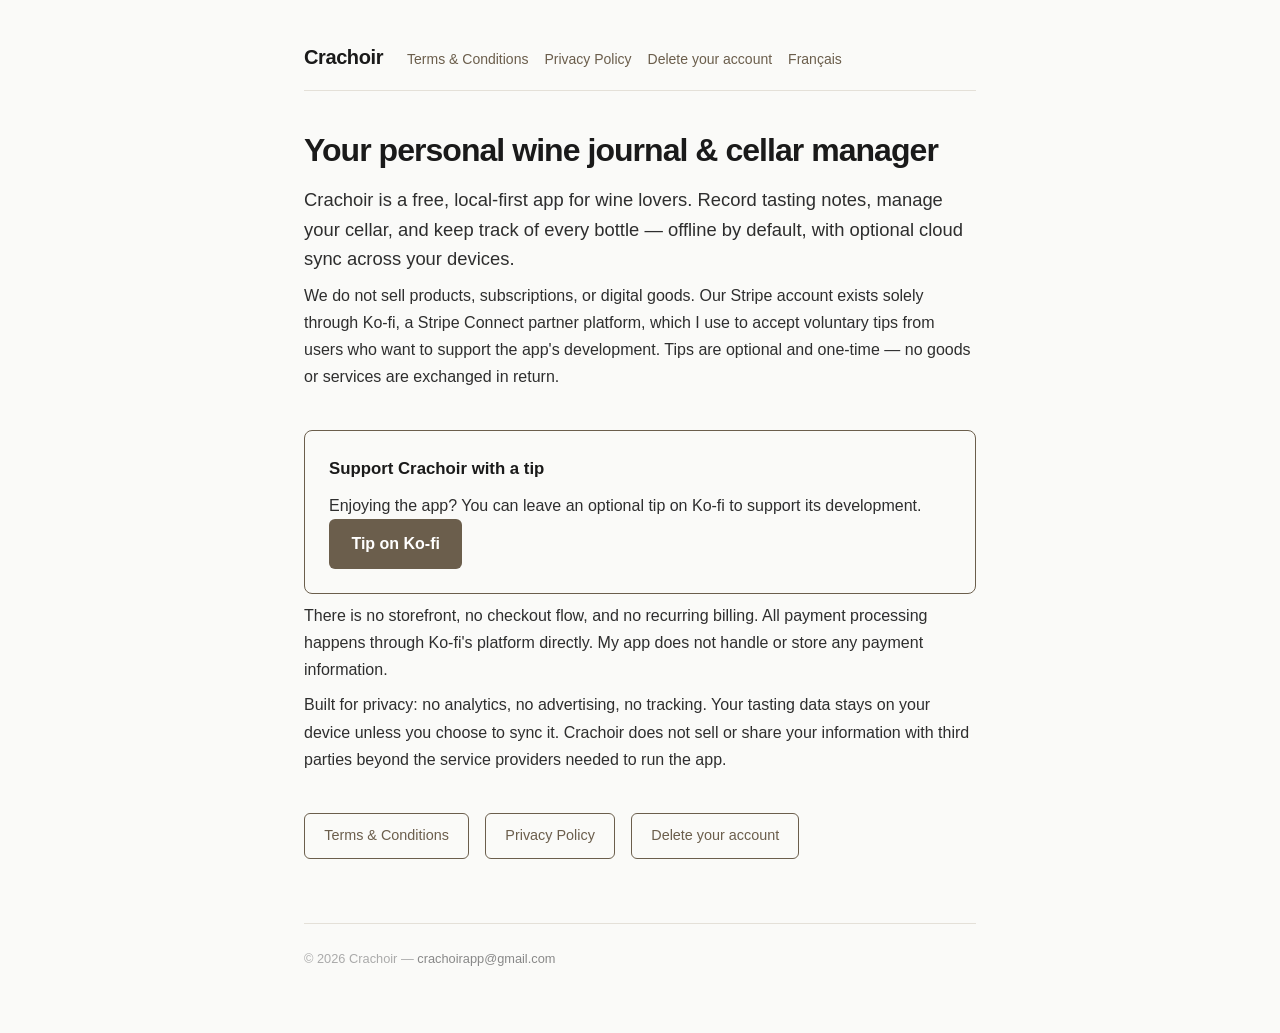
<file: index.html>
<!DOCTYPE html>
<html lang="en">
<head>
  <meta charset="UTF-8" />
  <meta name="viewport" content="width=device-width, initial-scale=1.0" />
  <title>Wine journal &amp; cellar manager — Crachoir</title>
  <link rel="stylesheet" href="styles.css" />
  <link rel="alternate" hreflang="en" href="index.html" />
  <link rel="alternate" hreflang="fr" href="fr/index.html" />
</head>
<body>
  <div class="container">
    <header>
      <a class="wordmark" href="index.html">Crachoir</a>
      <nav>
        <a href="terms.html">Terms &amp; Conditions</a>
        <a href="privacy.html">Privacy Policy</a>
        <a href="delete-account.html">Delete your account</a>
        <a href="fr/index.html" lang="fr" hreflang="fr">Français</a>
      </nav>
    </header>

    <h1>Your personal wine journal &amp; cellar manager</h1>

    <p class="lead">
      Crachoir is a free, local-first app for wine lovers. Record tasting
      notes, manage your cellar, and keep track of every bottle — offline by
      default, with optional cloud sync across your devices.
    </p>

    <p>
      We do not sell products, subscriptions, or digital goods. Our Stripe account exists solely through Ko-fi,
      a Stripe Connect partner platform, which I use to accept voluntary tips from users who want to support the
      app's development. Tips are optional and one-time — no goods or services are exchanged in return.
    </p>

    <section class="tip">
      <h2>Support Crachoir with a tip</h2>
      <p>Enjoying the app? You can leave an optional tip on Ko-fi to support its development.</p>
      <a class="tip-button" href="https://ko-fi.com/crachoir" target="_blank" rel="noopener">Tip on Ko-fi</a>
    </section>

    <p>
      There is no storefront, no checkout flow, and no recurring billing. All payment processing happens through
      Ko-fi's platform directly. My app does not handle or store any payment information.
    </p>

    <p>
      Built for privacy: no analytics, no advertising, no tracking. Your tasting
      data stays on your device unless you choose to sync it. Crachoir does not
      sell or share your information with third parties beyond the service
      providers needed to run the app.
    </p>

    <div class="links">
      <a href="terms.html">Terms &amp; Conditions</a>
      <a href="privacy.html">Privacy Policy</a>
      <a href="delete-account.html">Delete your account</a>
    </div>

    <footer>
      &copy; 2026 Crachoir &mdash;
      <a href="mailto:crachoirapp@gmail.com">crachoirapp@gmail.com</a>
    </footer>
  </div>
</body>
</html>
</file>
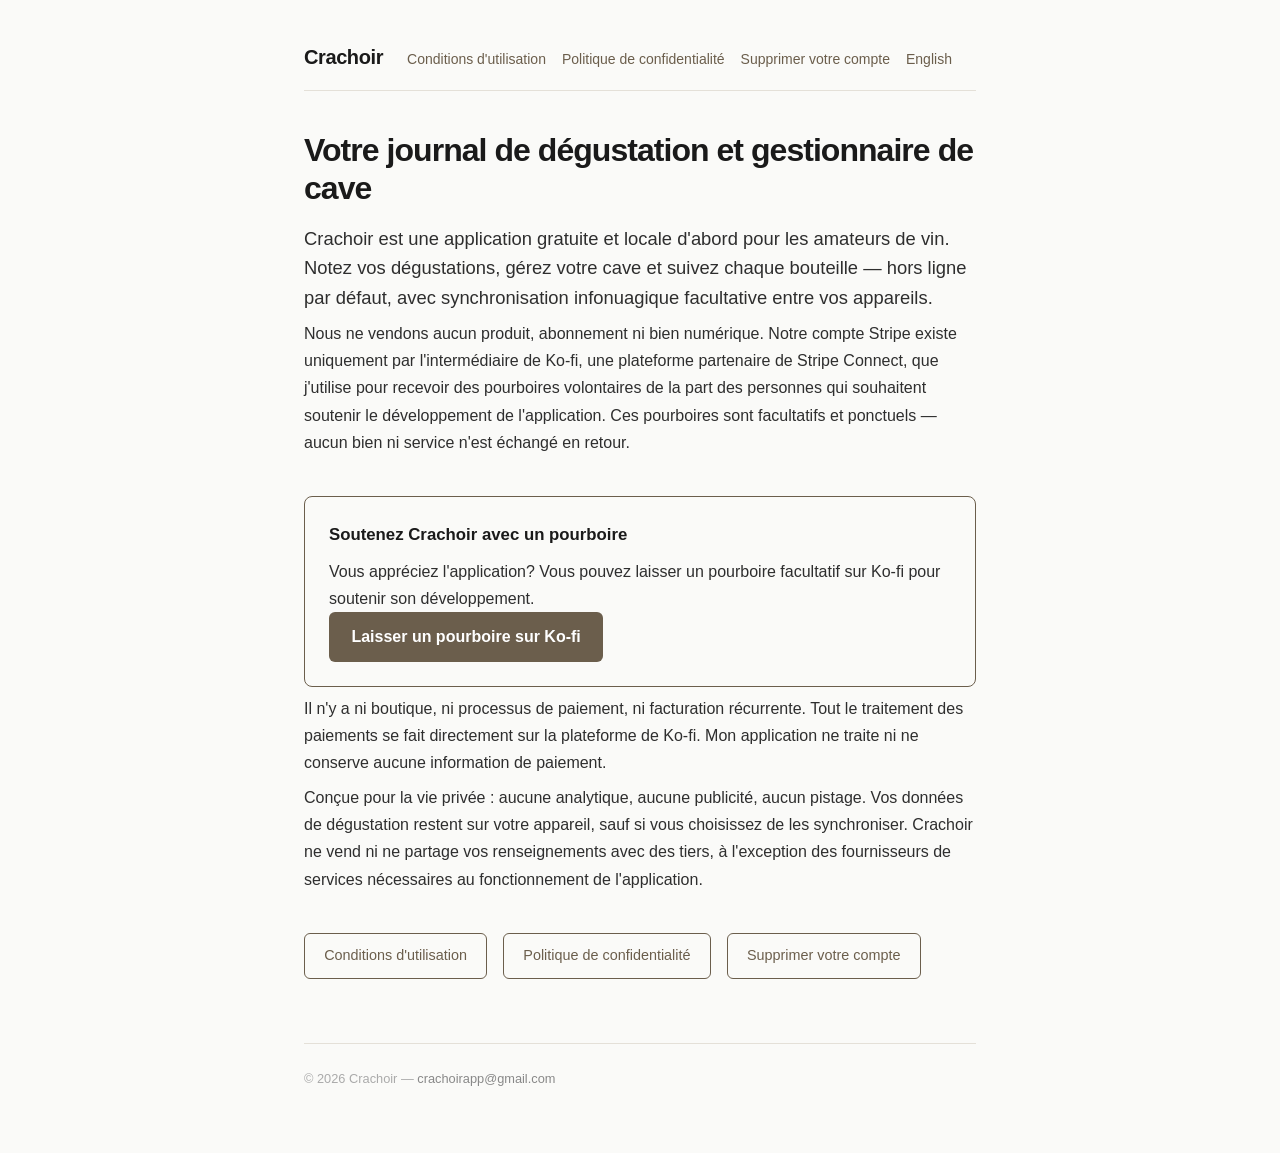
<file: fr/index.html>
<!DOCTYPE html>
<html lang="fr">
<head>
  <meta charset="UTF-8" />
  <meta name="viewport" content="width=device-width, initial-scale=1.0" />
  <title>Journal de dégustation et gestion de cave — Crachoir</title>
  <link rel="stylesheet" href="../styles.css" />
  <link rel="alternate" hreflang="en" href="../index.html" />
  <link rel="alternate" hreflang="fr" href="../fr/index.html" />
</head>
<body>
  <div class="container">
    <header>
      <a class="wordmark" href="index.html">Crachoir</a>
      <nav>
        <a href="terms.html">Conditions d'utilisation</a>
        <a href="privacy.html">Politique de confidentialité</a>
        <a href="delete-account.html">Supprimer votre compte</a>
        <a href="../index.html" lang="en" hreflang="en">English</a>
      </nav>
    </header>

    <h1>Votre journal de dégustation et gestionnaire de cave</h1>

    <p class="lead">
      Crachoir est une application gratuite et locale d'abord pour les amateurs de vin.
      Notez vos dégustations, gérez votre cave et suivez chaque bouteille — hors ligne
      par défaut, avec synchronisation infonuagique facultative entre vos appareils.
    </p>

    <p>
      Nous ne vendons aucun produit, abonnement ni bien numérique. Notre compte Stripe existe
      uniquement par l'intermédiaire de Ko-fi, une plateforme partenaire de Stripe Connect, que
      j'utilise pour recevoir des pourboires volontaires de la part des personnes qui souhaitent
      soutenir le développement de l'application. Ces pourboires sont facultatifs et
      ponctuels — aucun bien ni service n'est échangé en retour.
    </p>

    <section class="tip">
      <h2>Soutenez Crachoir avec un pourboire</h2>
      <p>Vous appréciez l'application? Vous pouvez laisser un pourboire facultatif sur Ko-fi pour soutenir son développement.</p>
      <a class="tip-button" href="https://ko-fi.com/crachoir" target="_blank" rel="noopener">Laisser un pourboire sur Ko-fi</a>
    </section>

    <p>
      Il n'y a ni boutique, ni processus de paiement, ni facturation récurrente. Tout le traitement
      des paiements se fait directement sur la plateforme de Ko-fi. Mon application ne traite ni ne
      conserve aucune information de paiement.
    </p>

    <p>
      Conçue pour la vie privée : aucune analytique, aucune publicité, aucun pistage. Vos données de
      dégustation restent sur votre appareil, sauf si vous choisissez de les synchroniser. Crachoir ne
      vend ni ne partage vos renseignements avec des tiers, à l'exception des fournisseurs de services
      nécessaires au fonctionnement de l'application.
    </p>

    <div class="links">
      <a href="terms.html">Conditions d'utilisation</a>
      <a href="privacy.html">Politique de confidentialité</a>
      <a href="delete-account.html">Supprimer votre compte</a>
    </div>

    <footer>
      &copy; 2026 Crachoir &mdash;
      <a href="mailto:crachoirapp@gmail.com">crachoirapp@gmail.com</a>
    </footer>
  </div>
</body>
</html>
</file>
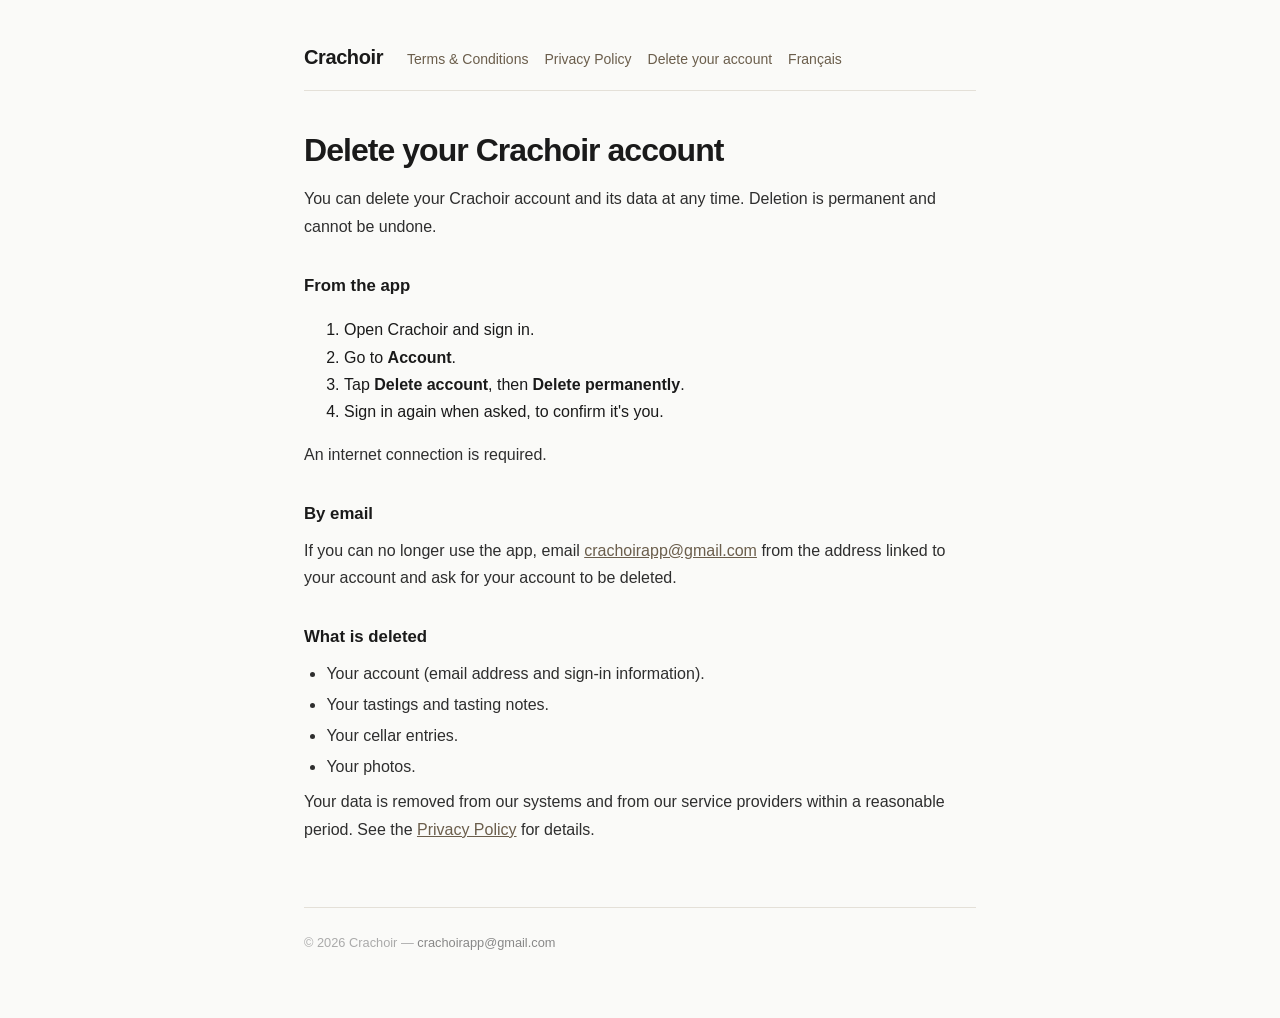
<file: delete-account.html>
<!DOCTYPE html>
<html lang="en">
<head>
  <meta charset="UTF-8" />
  <meta name="viewport" content="width=device-width, initial-scale=1.0" />
  <title>Delete your account — Crachoir</title>
  <link rel="stylesheet" href="styles.css" />
  <link rel="alternate" hreflang="en" href="delete-account.html" />
  <link rel="alternate" hreflang="fr" href="fr/delete-account.html" />
</head>
<body>
  <div class="container">
    <header>
      <a class="wordmark" href="index.html">Crachoir</a>
      <nav>
        <a href="terms.html">Terms &amp; Conditions</a>
        <a href="privacy.html">Privacy Policy</a>
        <a href="delete-account.html">Delete your account</a>
        <a href="fr/delete-account.html" lang="fr" hreflang="fr">Français</a>
      </nav>
    </header>

    <h1>Delete your Crachoir account</h1>

    <p>
      You can delete your Crachoir account and its data at any time. Deletion is
      permanent and cannot be undone.
    </p>

    <h2>From the app</h2>
    <ol>
      <li>Open Crachoir and sign in.</li>
      <li>Go to <strong>Account</strong>.</li>
      <li>Tap <strong>Delete account</strong>, then <strong>Delete permanently</strong>.</li>
      <li>Sign in again when asked, to confirm it's you.</li>
    </ol>
    <p>An internet connection is required.</p>

    <h2>By email</h2>
    <p>
      If you can no longer use the app, email
      <a href="mailto:crachoirapp@gmail.com">crachoirapp@gmail.com</a> from the
      address linked to your account and ask for your account to be deleted.
    </p>

    <h2>What is deleted</h2>
    <ul>
      <li>Your account (email address and sign-in information).</li>
      <li>Your tastings and tasting notes.</li>
      <li>Your cellar entries.</li>
      <li>Your photos.</li>
    </ul>
    <p>
      Your data is removed from our systems and from our service providers
      within a reasonable period. See the <a href="privacy.html">Privacy Policy</a>
      for details.
    </p>

    <footer>
      &copy; 2026 Crachoir &mdash;
      <a href="mailto:crachoirapp@gmail.com">crachoirapp@gmail.com</a>
    </footer>
  </div>
</body>
</html>
</file>
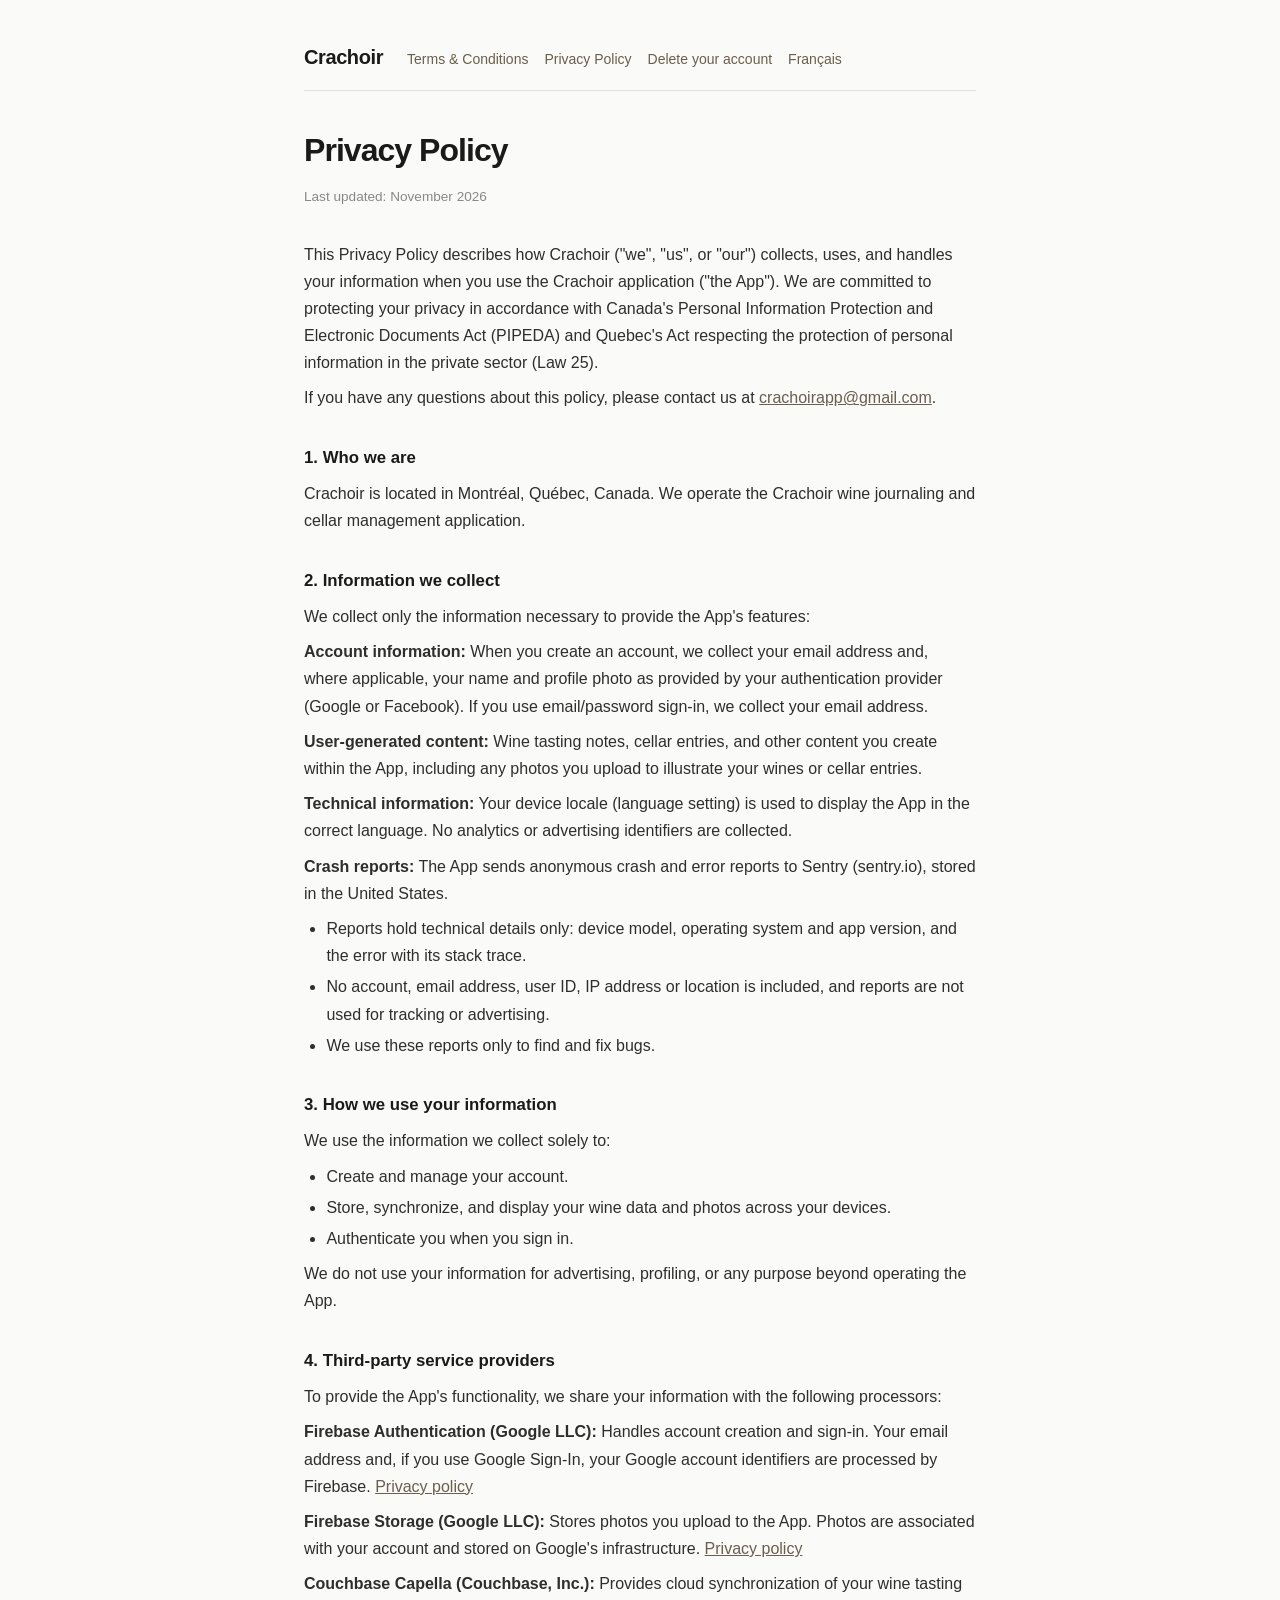
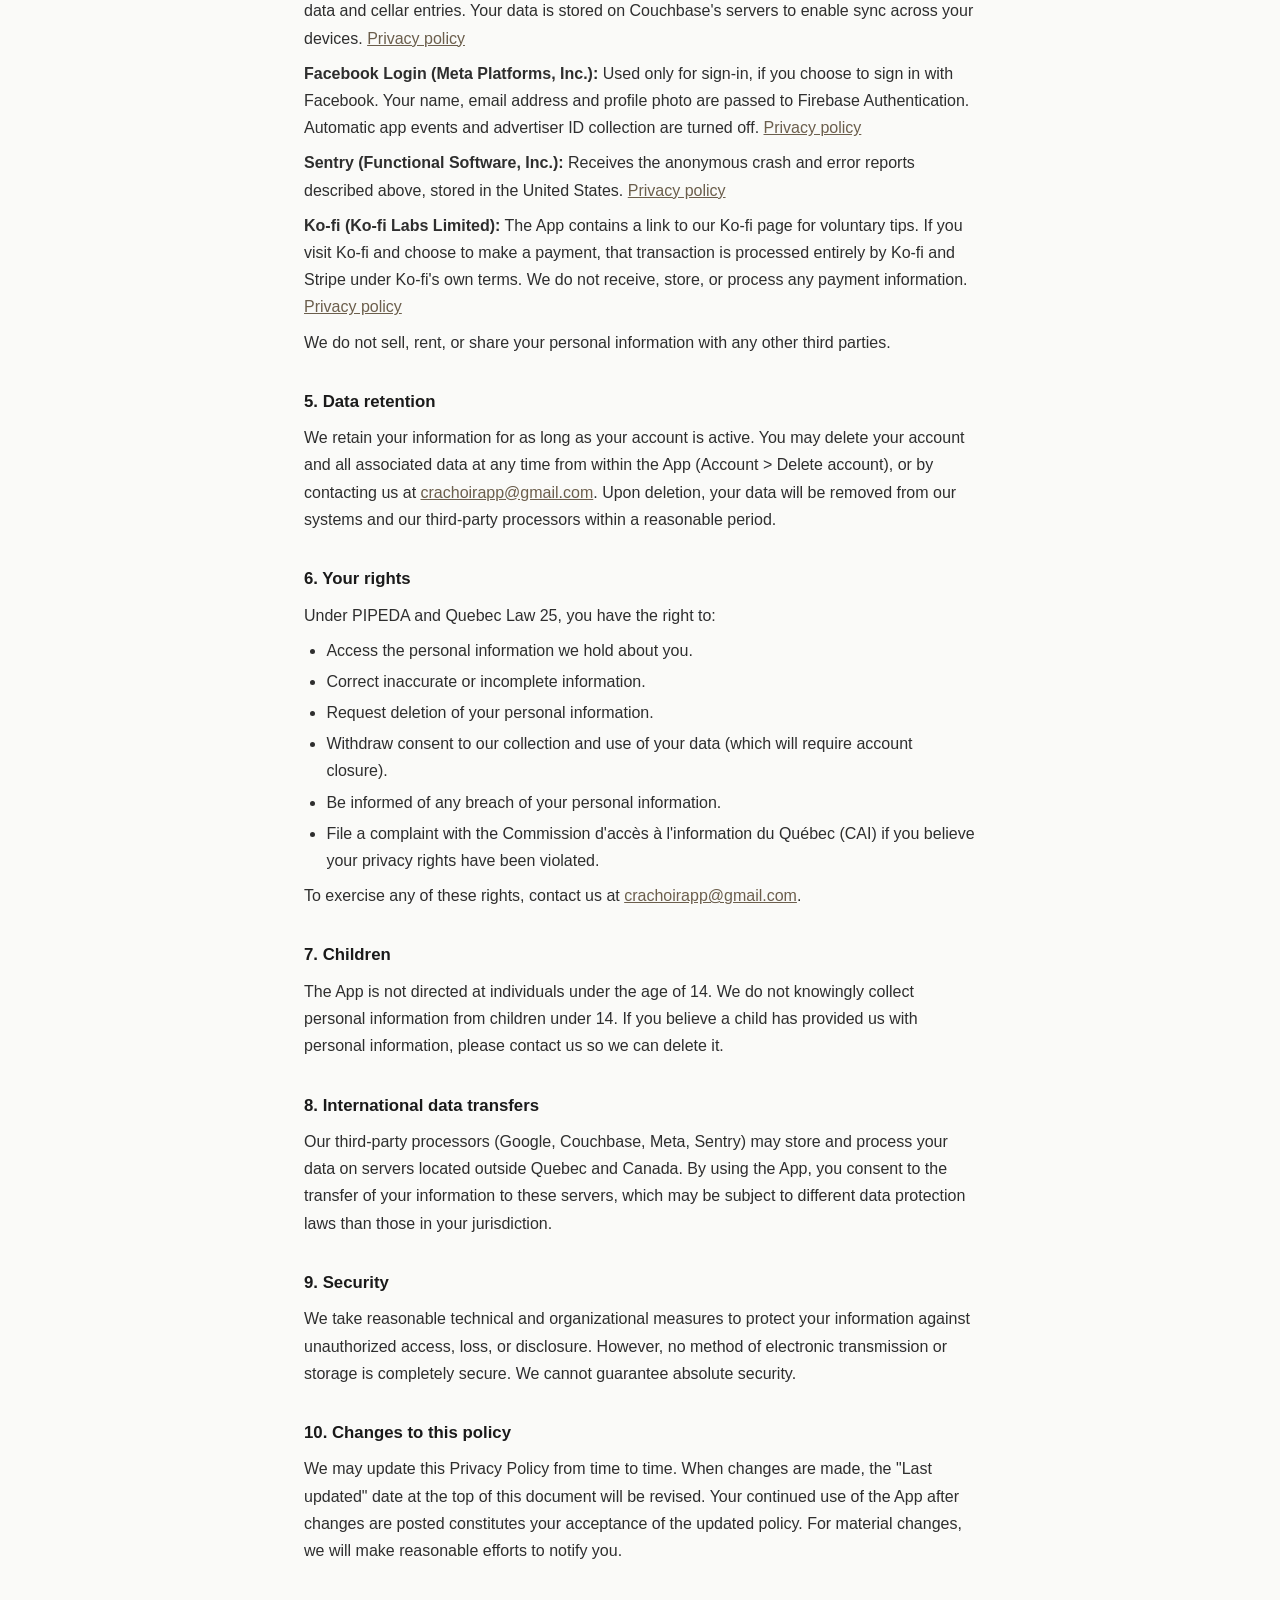
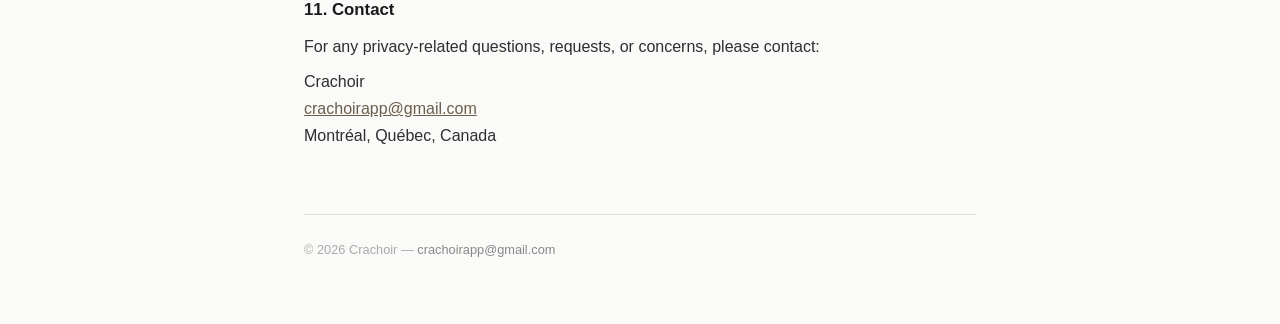
<file: privacy.html>
<!DOCTYPE html>
<html lang="en">
<head>
  <meta charset="UTF-8" />
  <meta name="viewport" content="width=device-width, initial-scale=1.0" />
  <title>Privacy Policy — Crachoir</title>
  <link rel="stylesheet" href="styles.css" />
  <link rel="alternate" hreflang="en" href="privacy.html" />
  <link rel="alternate" hreflang="fr" href="fr/privacy.html" />
</head>
<body>
  <div class="container">
    <header>
      <a class="wordmark" href="index.html">Crachoir</a>
      <nav>
        <a href="terms.html">Terms &amp; Conditions</a>
        <a href="privacy.html">Privacy Policy</a>
        <a href="delete-account.html">Delete your account</a>
        <a href="fr/privacy.html" lang="fr" hreflang="fr">Français</a>
      </nav>
    </header>

    <h1>Privacy Policy</h1>
    <p class="meta">Last updated: November 2026</p>
    <p>
      This Privacy Policy describes how Crachoir ("we", "us", or "our") collects, uses, and handles your information when you use the Crachoir application ("the App"). We are committed to protecting your privacy in accordance with Canada's Personal Information Protection and Electronic Documents Act (PIPEDA) and Quebec's Act respecting the protection of personal information in the private sector (Law 25).
    </p>
    <p>
      If you have any questions about this policy, please contact us at <a href="mailto:crachoirapp@gmail.com">crachoirapp@gmail.com</a>.
    </p>

    <h2>1. Who we are</h2>
    <p>
      Crachoir is located in Montréal, Québec, Canada. We operate the Crachoir wine journaling and cellar management application.
    </p>

    <h2>2. Information we collect</h2>
    <p>
      We collect only the information necessary to provide the App's features:
    </p>
    <p>
      <strong>Account information:</strong> When you create an account, we collect your email address and, where applicable, your name and profile photo as provided by your authentication provider (Google or Facebook). If you use email/password sign-in, we collect your email address.
    </p>
    <p>
      <strong>User-generated content:</strong> Wine tasting notes, cellar entries, and other content you create within the App, including any photos you upload to illustrate your wines or cellar entries.
    </p>
    <p>
      <strong>Technical information:</strong> Your device locale (language setting) is used to display the App in the correct language. No analytics or advertising identifiers are collected.
    </p>
    <p>
      <strong>Crash reports:</strong> The App sends anonymous crash and error reports to Sentry (sentry.io), stored in the United States.
    </p>
    <ul>
      <li>Reports hold technical details only: device model, operating system and app version, and the error with its stack trace.</li>
      <li>No account, email address, user ID, IP address or location is included, and reports are not used for tracking or advertising.</li>
      <li>We use these reports only to find and fix bugs.</li>
    </ul>

    <h2>3. How we use your information</h2>
    <p>
      We use the information we collect solely to:
    </p>
    <ul>
      <li>Create and manage your account.</li>
      <li>Store, synchronize, and display your wine data and photos across your devices.</li>
      <li>Authenticate you when you sign in.</li>
    </ul>
    <p>
      We do not use your information for advertising, profiling, or any purpose beyond operating the App.
    </p>

    <h2>4. Third-party service providers</h2>
    <p>
      To provide the App's functionality, we share your information with the following processors:
    </p>
    <p>
      <strong>Firebase Authentication (Google LLC):</strong> Handles account creation and sign-in. Your email address and, if you use Google Sign-In, your Google account identifiers are processed by Firebase.
      <a href="https://firebase.google.com/support/privacy">Privacy policy</a>
    </p>
    <p>
      <strong>Firebase Storage (Google LLC):</strong> Stores photos you upload to the App. Photos are associated with your account and stored on Google's infrastructure.
      <a href="https://firebase.google.com/support/privacy">Privacy policy</a>
    </p>
    <p>
      <strong>Couchbase Capella (Couchbase, Inc.):</strong> Provides cloud synchronization of your wine tasting data and cellar entries. Your data is stored on Couchbase's servers to enable sync across your devices.
      <a href="https://www.couchbase.com/privacy-policy">Privacy policy</a>
    </p>
    <p>
      <strong>Facebook Login (Meta Platforms, Inc.):</strong> Used only for sign-in, if you choose to sign in with Facebook. Your name, email address and profile photo are passed to Firebase Authentication. Automatic app events and advertiser ID collection are turned off.
      <a href="https://www.facebook.com/privacy/policy/">Privacy policy</a>
    </p>
    <p>
      <strong>Sentry (Functional Software, Inc.):</strong> Receives the anonymous crash and error reports described above, stored in the United States.
      <a href="https://sentry.io/privacy/">Privacy policy</a>
    </p>
    <p>
      <strong>Ko-fi (Ko-fi Labs Limited):</strong> The App contains a link to our Ko-fi page for voluntary tips. If you visit Ko-fi and choose to make a payment, that transaction is processed entirely by Ko-fi and Stripe under Ko-fi's own terms. We do not receive, store, or process any payment information.
      <a href="https://ko-fi.com/privacy">Privacy policy</a>
    </p>
    <p>
      We do not sell, rent, or share your personal information with any other third parties.
    </p>

    <h2>5. Data retention</h2>
    <p>
      We retain your information for as long as your account is active. You may delete your account and all associated data at any time from within the App (Account &gt; Delete account), or by contacting us at <a href="mailto:crachoirapp@gmail.com">crachoirapp@gmail.com</a>. Upon deletion, your data will be removed from our systems and our third-party processors within a reasonable period.
    </p>

    <h2>6. Your rights</h2>
    <p>
      Under PIPEDA and Quebec Law 25, you have the right to:
    </p>
    <ul>
      <li>Access the personal information we hold about you.</li>
      <li>Correct inaccurate or incomplete information.</li>
      <li>Request deletion of your personal information.</li>
      <li>Withdraw consent to our collection and use of your data (which will require account closure).</li>
      <li>Be informed of any breach of your personal information.</li>
      <li>File a complaint with the Commission d'accès à l'information du Québec (CAI) if you believe your privacy rights have been violated.</li>
    </ul>
    <p>
      To exercise any of these rights, contact us at <a href="mailto:crachoirapp@gmail.com">crachoirapp@gmail.com</a>.
    </p>

    <h2>7. Children</h2>
    <p>
      The App is not directed at individuals under the age of 14. We do not knowingly collect personal information from children under 14. If you believe a child has provided us with personal information, please contact us so we can delete it.
    </p>

    <h2>8. International data transfers</h2>
    <p>
      Our third-party processors (Google, Couchbase, Meta, Sentry) may store and process your data on servers located outside Quebec and Canada. By using the App, you consent to the transfer of your information to these servers, which may be subject to different data protection laws than those in your jurisdiction.
    </p>

    <h2>9. Security</h2>
    <p>
      We take reasonable technical and organizational measures to protect your information against unauthorized access, loss, or disclosure. However, no method of electronic transmission or storage is completely secure. We cannot guarantee absolute security.
    </p>

    <h2>10. Changes to this policy</h2>
    <p>
      We may update this Privacy Policy from time to time. When changes are made, the "Last updated" date at the top of this document will be revised. Your continued use of the App after changes are posted constitutes your acceptance of the updated policy. For material changes, we will make reasonable efforts to notify you.
    </p>

    <h2>11. Contact</h2>
    <p>
      For any privacy-related questions, requests, or concerns, please contact:
    </p>
    <p>
      Crachoir<br />
      <a href="mailto:crachoirapp@gmail.com">crachoirapp@gmail.com</a><br />
      Montréal, Québec, Canada
    </p>

    <footer>
      &copy; 2026 Crachoir &mdash;
      <a href="mailto:crachoirapp@gmail.com">crachoirapp@gmail.com</a>
    </footer>
  </div>
</body>
</html>
</file>
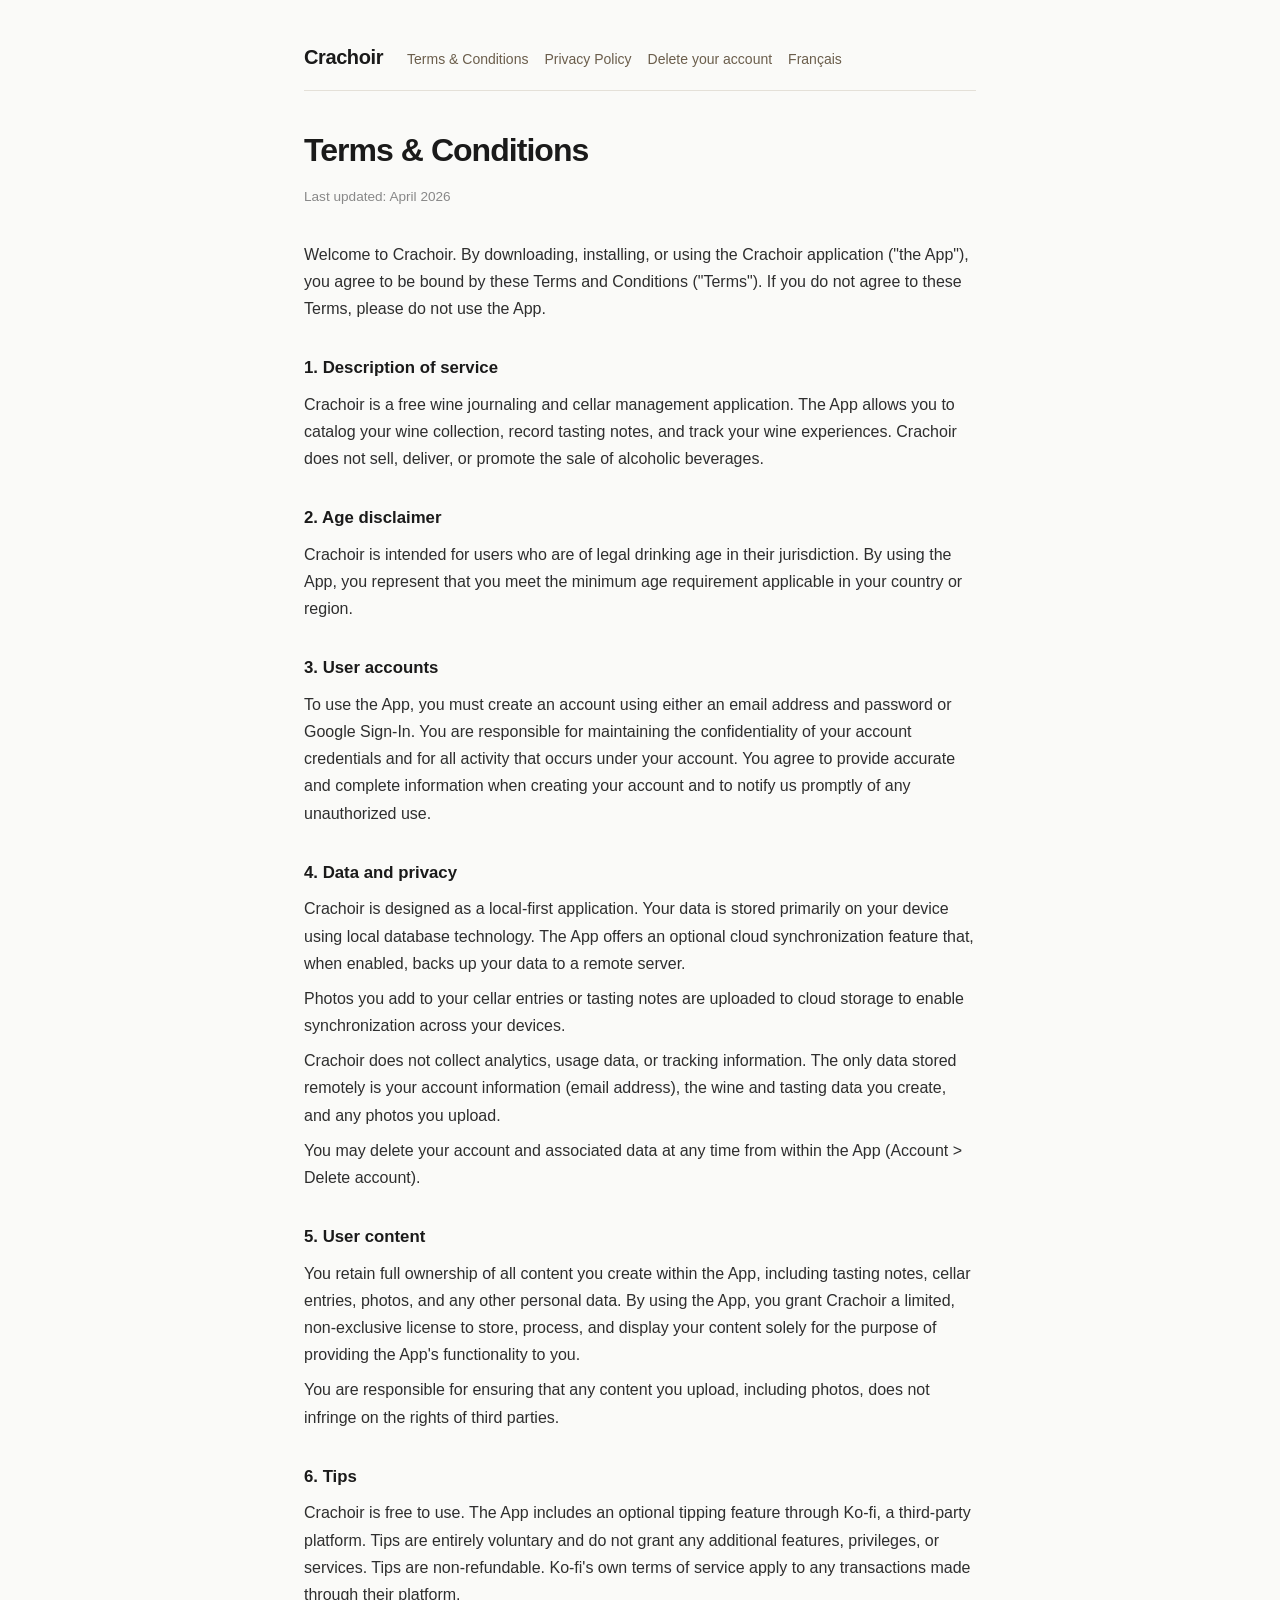
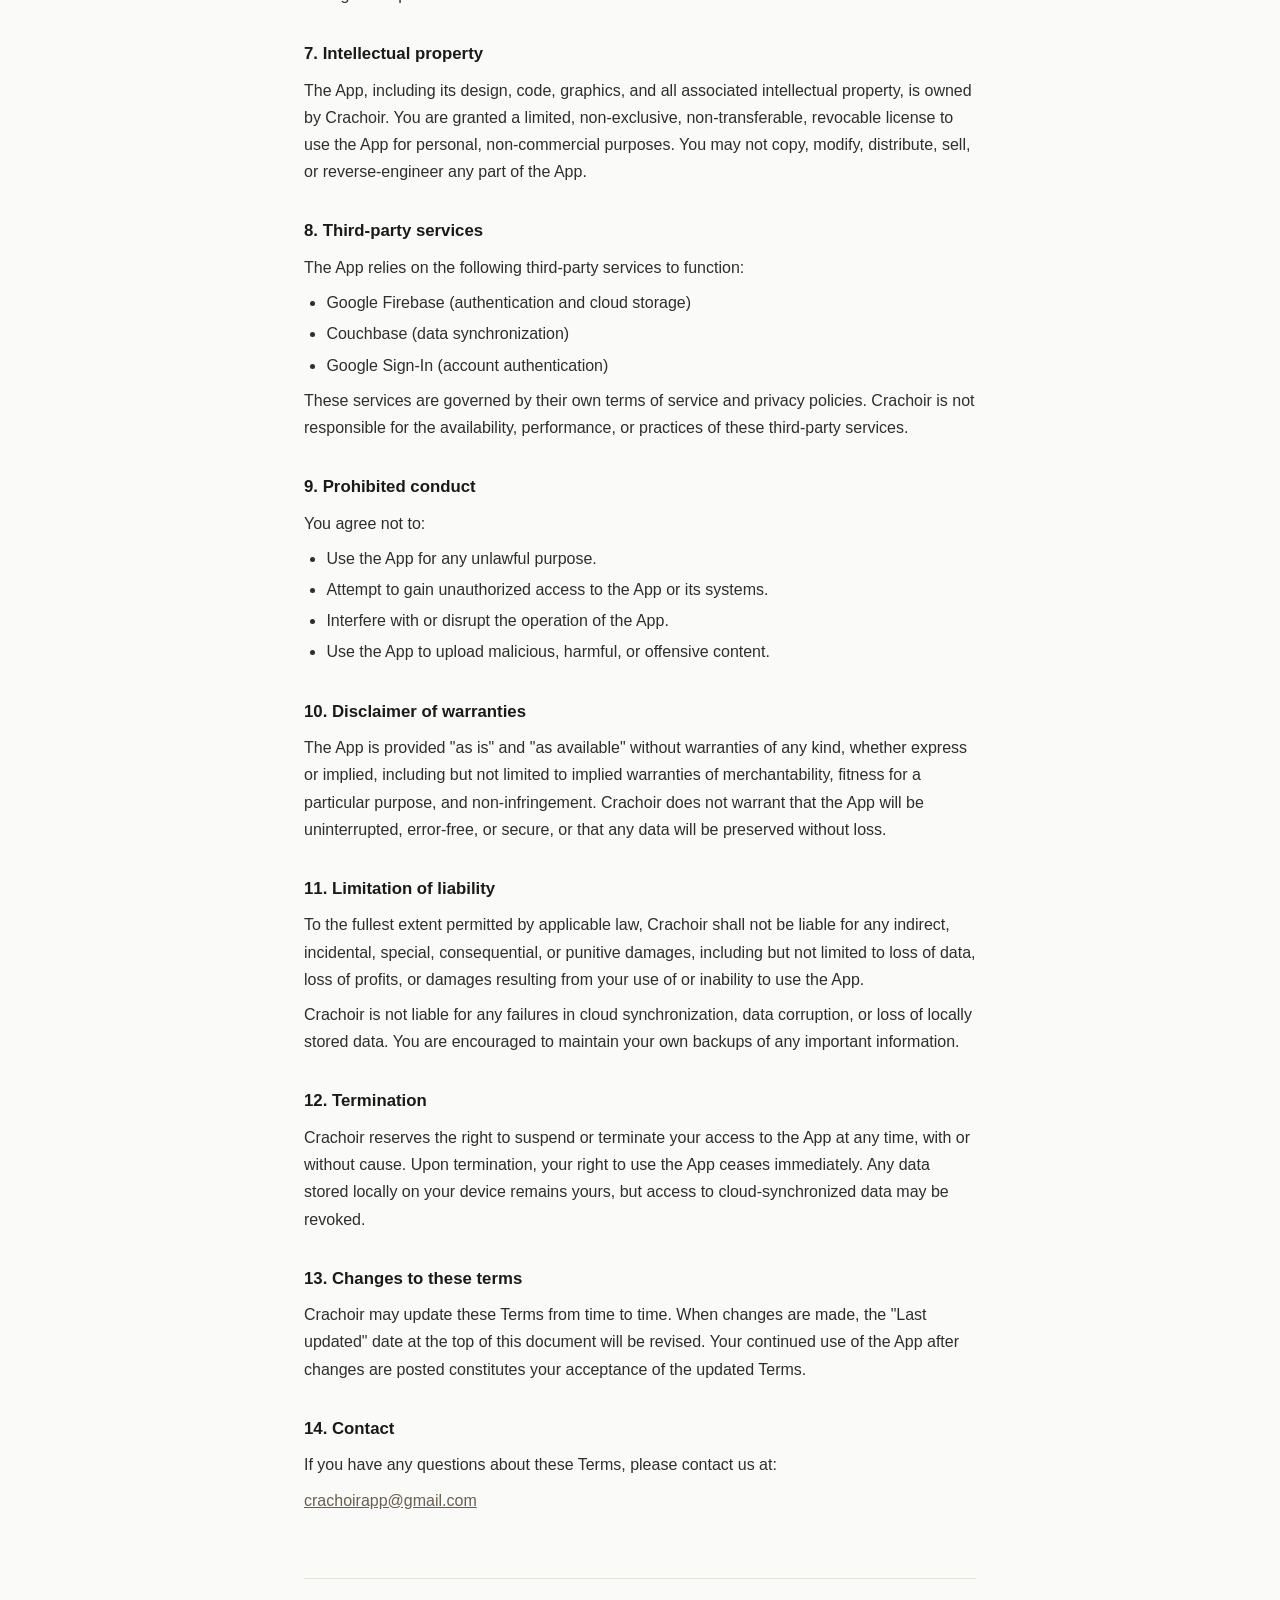
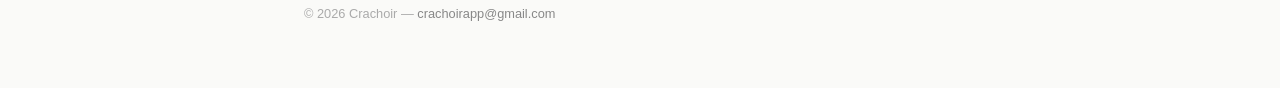
<file: terms.html>
<!DOCTYPE html>
<html lang="en">
<head>
  <meta charset="UTF-8" />
  <meta name="viewport" content="width=device-width, initial-scale=1.0" />
  <title>Terms &amp; Conditions — Crachoir</title>
  <link rel="stylesheet" href="styles.css" />
  <link rel="alternate" hreflang="en" href="terms.html" />
  <link rel="alternate" hreflang="fr" href="fr/terms.html" />
</head>
<body>
  <div class="container">
    <header>
      <a class="wordmark" href="index.html">Crachoir</a>
      <nav>
        <a href="terms.html">Terms &amp; Conditions</a>
        <a href="privacy.html">Privacy Policy</a>
        <a href="delete-account.html">Delete your account</a>
        <a href="fr/terms.html" lang="fr" hreflang="fr">Français</a>
      </nav>
    </header>

    <h1>Terms &amp; Conditions</h1>
    <p class="meta">Last updated: April 2026</p>
    <p>
      Welcome to Crachoir. By downloading, installing, or using the Crachoir application ("the App"), you agree to be bound by these Terms and Conditions ("Terms"). If you do not agree to these Terms, please do not use the App.
    </p>

    <h2>1. Description of service</h2>
    <p>
      Crachoir is a free wine journaling and cellar management application. The App allows you to catalog your wine collection, record tasting notes, and track your wine experiences. Crachoir does not sell, deliver, or promote the sale of alcoholic beverages.
    </p>

    <h2>2. Age disclaimer</h2>
    <p>
      Crachoir is intended for users who are of legal drinking age in their jurisdiction. By using the App, you represent that you meet the minimum age requirement applicable in your country or region.
    </p>

    <h2>3. User accounts</h2>
    <p>
      To use the App, you must create an account using either an email address and password or Google Sign-In. You are responsible for maintaining the confidentiality of your account credentials and for all activity that occurs under your account. You agree to provide accurate and complete information when creating your account and to notify us promptly of any unauthorized use.
    </p>

    <h2>4. Data and privacy</h2>
    <p>
      Crachoir is designed as a local-first application. Your data is stored primarily on your device using local database technology. The App offers an optional cloud synchronization feature that, when enabled, backs up your data to a remote server.
    </p>
    <p>
      Photos you add to your cellar entries or tasting notes are uploaded to cloud storage to enable synchronization across your devices.
    </p>
    <p>
      Crachoir does not collect analytics, usage data, or tracking information. The only data stored remotely is your account information (email address), the wine and tasting data you create, and any photos you upload.
    </p>
    <p>
      You may delete your account and associated data at any time from within the App (Account &gt; Delete account).
    </p>

    <h2>5. User content</h2>
    <p>
      You retain full ownership of all content you create within the App, including tasting notes, cellar entries, photos, and any other personal data. By using the App, you grant Crachoir a limited, non-exclusive license to store, process, and display your content solely for the purpose of providing the App's functionality to you.
    </p>
    <p>
      You are responsible for ensuring that any content you upload, including photos, does not infringe on the rights of third parties.
    </p>

    <h2>6. Tips</h2>
    <p>
      Crachoir is free to use. The App includes an optional tipping feature through Ko-fi, a third-party platform. Tips are entirely voluntary and do not grant any additional features, privileges, or services. Tips are non-refundable. Ko-fi's own terms of service apply to any transactions made through their platform.
    </p>

    <h2>7. Intellectual property</h2>
    <p>
      The App, including its design, code, graphics, and all associated intellectual property, is owned by Crachoir. You are granted a limited, non-exclusive, non-transferable, revocable license to use the App for personal, non-commercial purposes. You may not copy, modify, distribute, sell, or reverse-engineer any part of the App.
    </p>

    <h2>8. Third-party services</h2>
    <p>
      The App relies on the following third-party services to function:
    </p>
    <ul>
      <li>Google Firebase (authentication and cloud storage)</li>
      <li>Couchbase (data synchronization)</li>
      <li>Google Sign-In (account authentication)</li>
    </ul>
    <p>
      These services are governed by their own terms of service and privacy policies. Crachoir is not responsible for the availability, performance, or practices of these third-party services.
    </p>

    <h2>9. Prohibited conduct</h2>
    <p>
      You agree not to:
    </p>
    <ul>
      <li>Use the App for any unlawful purpose.</li>
      <li>Attempt to gain unauthorized access to the App or its systems.</li>
      <li>Interfere with or disrupt the operation of the App.</li>
      <li>Use the App to upload malicious, harmful, or offensive content.</li>
    </ul>

    <h2>10. Disclaimer of warranties</h2>
    <p>
      The App is provided "as is" and "as available" without warranties of any kind, whether express or implied, including but not limited to implied warranties of merchantability, fitness for a particular purpose, and non-infringement. Crachoir does not warrant that the App will be uninterrupted, error-free, or secure, or that any data will be preserved without loss.
    </p>

    <h2>11. Limitation of liability</h2>
    <p>
      To the fullest extent permitted by applicable law, Crachoir shall not be liable for any indirect, incidental, special, consequential, or punitive damages, including but not limited to loss of data, loss of profits, or damages resulting from your use of or inability to use the App.
    </p>
    <p>
      Crachoir is not liable for any failures in cloud synchronization, data corruption, or loss of locally stored data. You are encouraged to maintain your own backups of any important information.
    </p>

    <h2>12. Termination</h2>
    <p>
      Crachoir reserves the right to suspend or terminate your access to the App at any time, with or without cause. Upon termination, your right to use the App ceases immediately. Any data stored locally on your device remains yours, but access to cloud-synchronized data may be revoked.
    </p>

    <h2>13. Changes to these terms</h2>
    <p>
      Crachoir may update these Terms from time to time. When changes are made, the "Last updated" date at the top of this document will be revised. Your continued use of the App after changes are posted constitutes your acceptance of the updated Terms.
    </p>

    <h2>14. Contact</h2>
    <p>
      If you have any questions about these Terms, please contact us at:
    </p>
    <p>
      <a href="mailto:crachoirapp@gmail.com">crachoirapp@gmail.com</a>
    </p>

    <footer>
      &copy; 2026 Crachoir &mdash;
      <a href="mailto:crachoirapp@gmail.com">crachoirapp@gmail.com</a>
    </footer>
  </div>
</body>
</html>
</file>
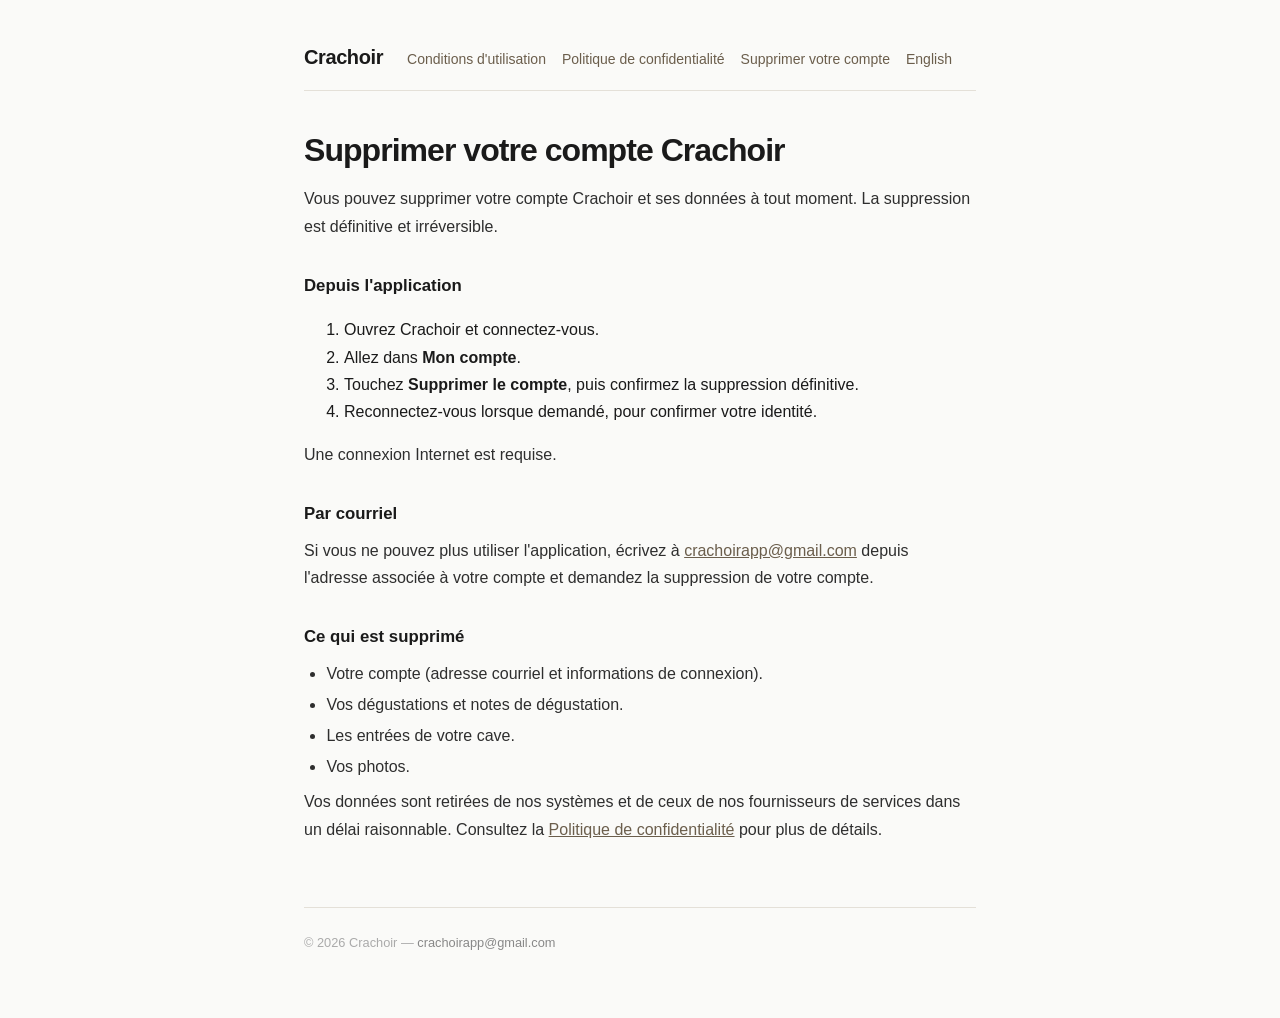
<file: fr/delete-account.html>
<!DOCTYPE html>
<html lang="fr">
<head>
  <meta charset="UTF-8" />
  <meta name="viewport" content="width=device-width, initial-scale=1.0" />
  <title>Supprimer votre compte — Crachoir</title>
  <link rel="stylesheet" href="../styles.css" />
  <link rel="alternate" hreflang="en" href="../delete-account.html" />
  <link rel="alternate" hreflang="fr" href="../fr/delete-account.html" />
</head>
<body>
  <div class="container">
    <header>
      <a class="wordmark" href="index.html">Crachoir</a>
      <nav>
        <a href="terms.html">Conditions d'utilisation</a>
        <a href="privacy.html">Politique de confidentialité</a>
        <a href="delete-account.html">Supprimer votre compte</a>
        <a href="../delete-account.html" lang="en" hreflang="en">English</a>
      </nav>
    </header>

    <h1>Supprimer votre compte Crachoir</h1>

    <p>
      Vous pouvez supprimer votre compte Crachoir et ses données à tout moment. La
      suppression est définitive et irréversible.
    </p>

    <h2>Depuis l'application</h2>
    <ol>
      <li>Ouvrez Crachoir et connectez-vous.</li>
      <li>Allez dans <strong>Mon compte</strong>.</li>
      <li>Touchez <strong>Supprimer le compte</strong>, puis confirmez la suppression définitive.</li>
      <li>Reconnectez-vous lorsque demandé, pour confirmer votre identité.</li>
    </ol>
    <p>Une connexion Internet est requise.</p>

    <h2>Par courriel</h2>
    <p>
      Si vous ne pouvez plus utiliser l'application, écrivez à
      <a href="mailto:crachoirapp@gmail.com">crachoirapp@gmail.com</a> depuis
      l'adresse associée à votre compte et demandez la suppression de votre compte.
    </p>

    <h2>Ce qui est supprimé</h2>
    <ul>
      <li>Votre compte (adresse courriel et informations de connexion).</li>
      <li>Vos dégustations et notes de dégustation.</li>
      <li>Les entrées de votre cave.</li>
      <li>Vos photos.</li>
    </ul>
    <p>
      Vos données sont retirées de nos systèmes et de ceux de nos fournisseurs de
      services dans un délai raisonnable. Consultez la
      <a href="privacy.html">Politique de confidentialité</a> pour plus de détails.
    </p>

    <footer>
      &copy; 2026 Crachoir &mdash;
      <a href="mailto:crachoirapp@gmail.com">crachoirapp@gmail.com</a>
    </footer>
  </div>
</body>
</html>
</file>
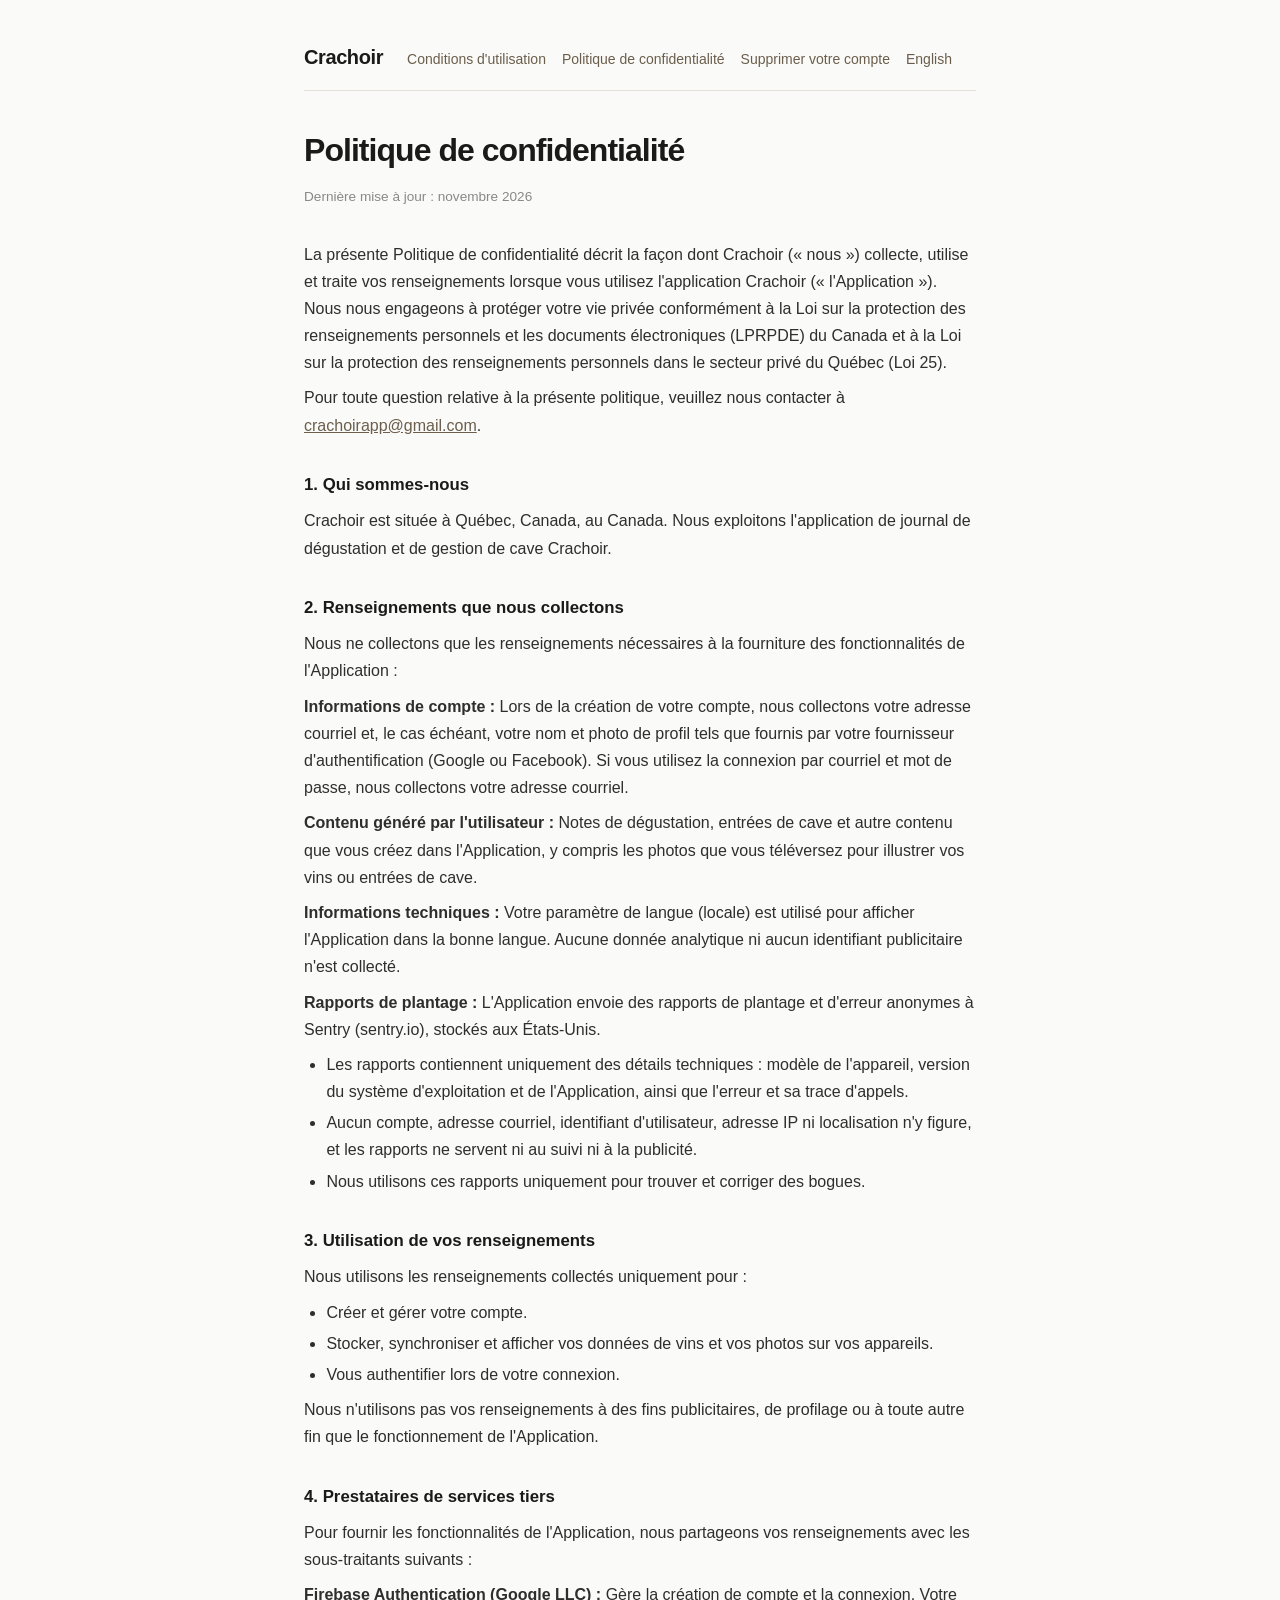
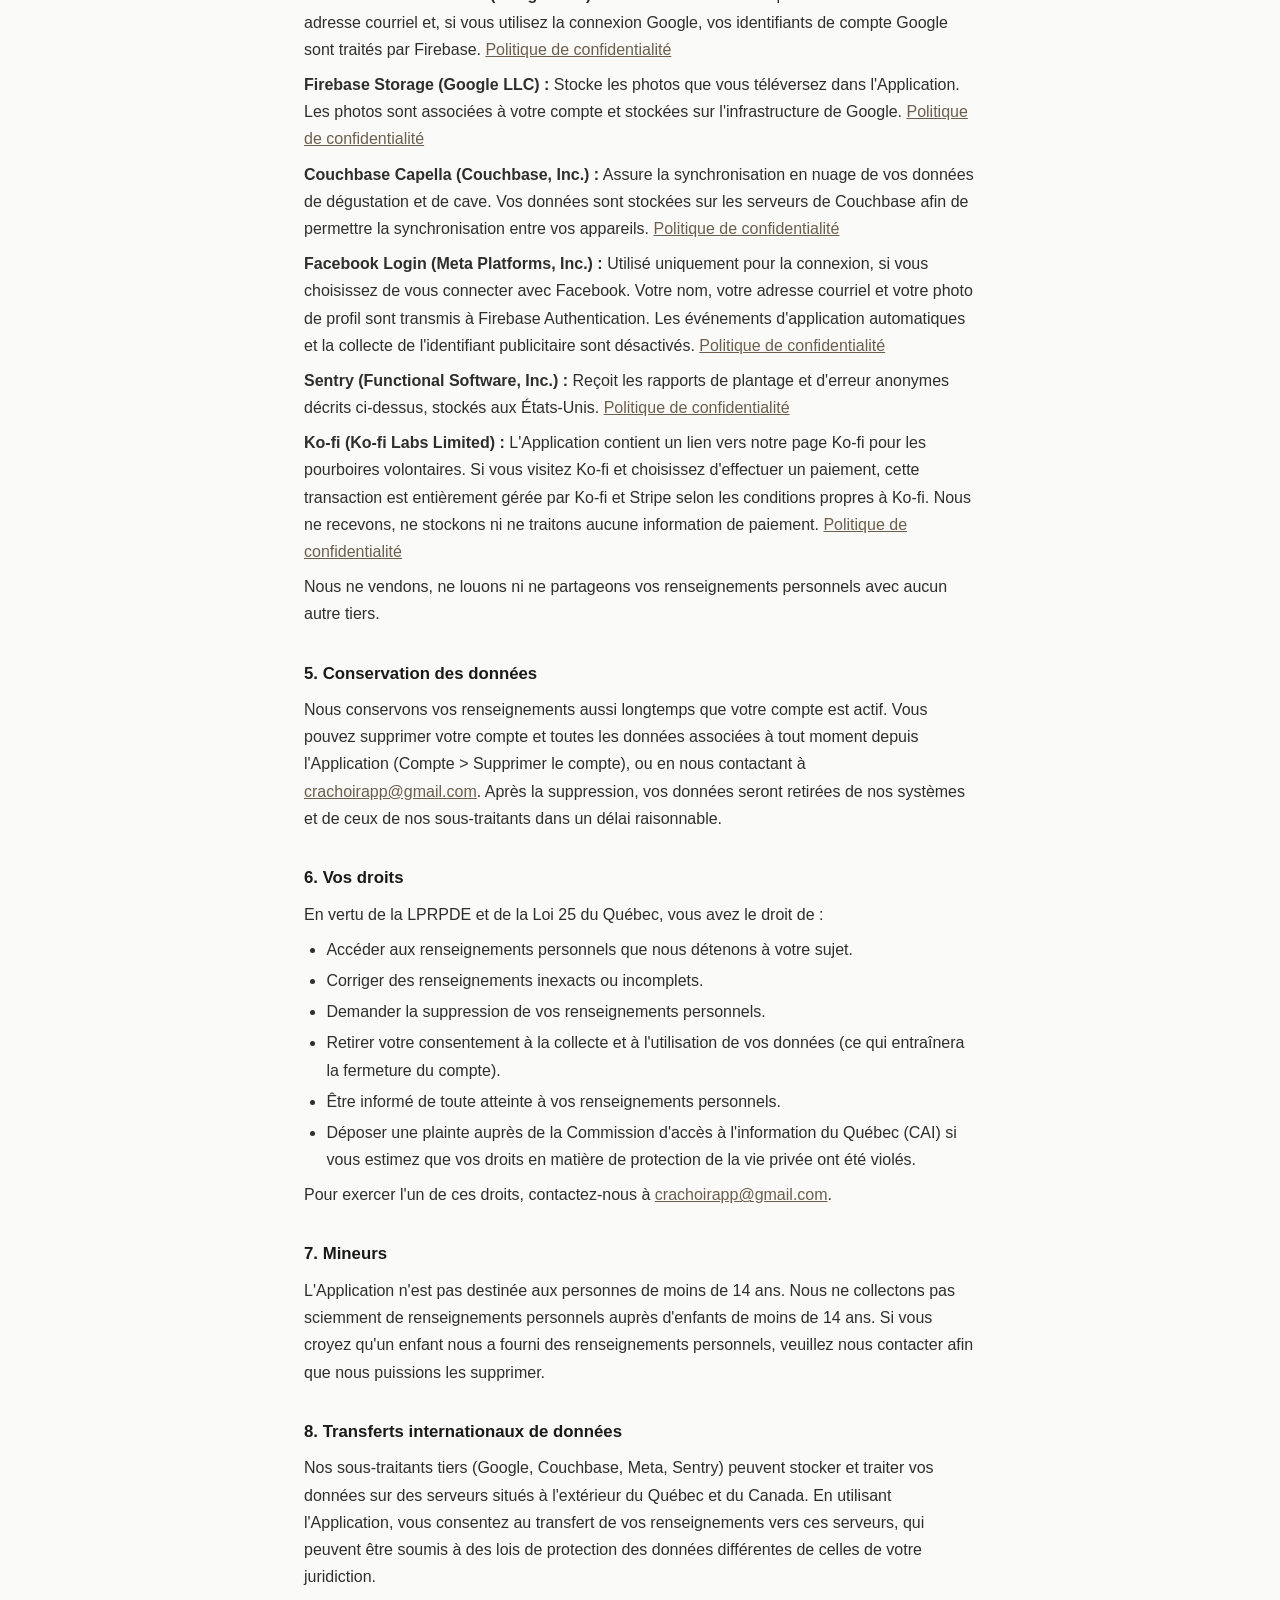
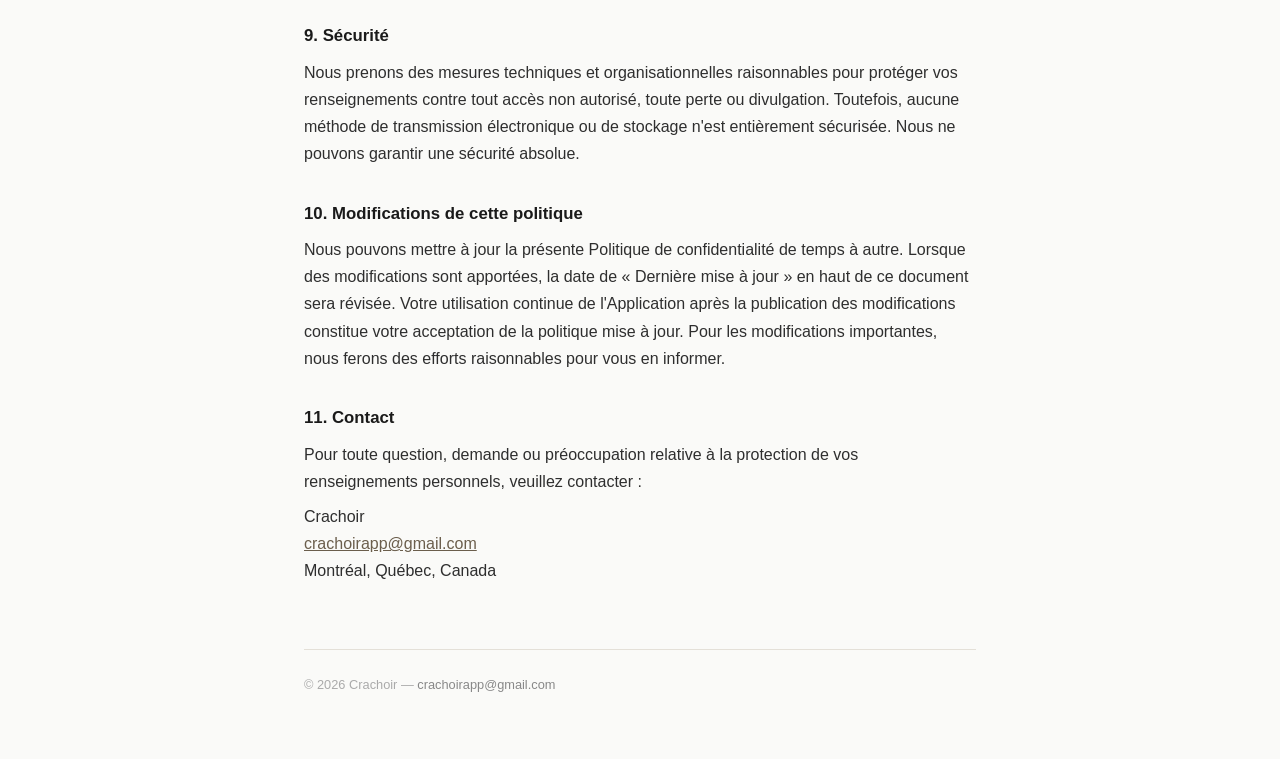
<file: fr/privacy.html>
<!DOCTYPE html>
<html lang="fr">
<head>
  <meta charset="UTF-8" />
  <meta name="viewport" content="width=device-width, initial-scale=1.0" />
  <title>Politique de confidentialité — Crachoir</title>
  <link rel="stylesheet" href="../styles.css" />
  <link rel="alternate" hreflang="en" href="../privacy.html" />
  <link rel="alternate" hreflang="fr" href="../fr/privacy.html" />
</head>
<body>
  <div class="container">
    <header>
      <a class="wordmark" href="index.html">Crachoir</a>
      <nav>
        <a href="terms.html">Conditions d'utilisation</a>
        <a href="privacy.html">Politique de confidentialité</a>
        <a href="delete-account.html">Supprimer votre compte</a>
        <a href="../privacy.html" lang="en" hreflang="en">English</a>
      </nav>
    </header>

    <h1>Politique de confidentialité</h1>
    <p class="meta">Dernière mise à jour : novembre 2026</p>
    <p>
      La présente Politique de confidentialité décrit la façon dont Crachoir (« nous ») collecte, utilise et traite vos renseignements lorsque vous utilisez l'application Crachoir (« l'Application »). Nous nous engageons à protéger votre vie privée conformément à la Loi sur la protection des renseignements personnels et les documents électroniques (LPRPDE) du Canada et à la Loi sur la protection des renseignements personnels dans le secteur privé du Québec (Loi 25).
    </p>
    <p>
      Pour toute question relative à la présente politique, veuillez nous contacter à <a href="mailto:crachoirapp@gmail.com">crachoirapp@gmail.com</a>.
    </p>

    <h2>1. Qui sommes-nous</h2>
    <p>
      Crachoir est située à Québec, Canada, au Canada. Nous exploitons l'application de journal de dégustation et de gestion de cave Crachoir.
    </p>

    <h2>2. Renseignements que nous collectons</h2>
    <p>
      Nous ne collectons que les renseignements nécessaires à la fourniture des fonctionnalités de l'Application :
    </p>
    <p>
      <strong>Informations de compte :</strong> Lors de la création de votre compte, nous collectons votre adresse courriel et, le cas échéant, votre nom et photo de profil tels que fournis par votre fournisseur d'authentification (Google ou Facebook). Si vous utilisez la connexion par courriel et mot de passe, nous collectons votre adresse courriel.
    </p>
    <p>
      <strong>Contenu généré par l'utilisateur :</strong> Notes de dégustation, entrées de cave et autre contenu que vous créez dans l'Application, y compris les photos que vous téléversez pour illustrer vos vins ou entrées de cave.
    </p>
    <p>
      <strong>Informations techniques :</strong> Votre paramètre de langue (locale) est utilisé pour afficher l'Application dans la bonne langue. Aucune donnée analytique ni aucun identifiant publicitaire n'est collecté.
    </p>
    <p>
      <strong>Rapports de plantage :</strong> L'Application envoie des rapports de plantage et d'erreur anonymes à Sentry (sentry.io), stockés aux États-Unis.
    </p>
    <ul>
      <li>Les rapports contiennent uniquement des détails techniques : modèle de l'appareil, version du système d'exploitation et de l'Application, ainsi que l'erreur et sa trace d'appels.</li>
      <li>Aucun compte, adresse courriel, identifiant d'utilisateur, adresse IP ni localisation n'y figure, et les rapports ne servent ni au suivi ni à la publicité.</li>
      <li>Nous utilisons ces rapports uniquement pour trouver et corriger des bogues.</li>
    </ul>

    <h2>3. Utilisation de vos renseignements</h2>
    <p>
      Nous utilisons les renseignements collectés uniquement pour :
    </p>
    <ul>
      <li>Créer et gérer votre compte.</li>
      <li>Stocker, synchroniser et afficher vos données de vins et vos photos sur vos appareils.</li>
      <li>Vous authentifier lors de votre connexion.</li>
    </ul>
    <p>
      Nous n'utilisons pas vos renseignements à des fins publicitaires, de profilage ou à toute autre fin que le fonctionnement de l'Application.
    </p>

    <h2>4. Prestataires de services tiers</h2>
    <p>
      Pour fournir les fonctionnalités de l'Application, nous partageons vos renseignements avec les sous-traitants suivants :
    </p>
    <p>
      <strong>Firebase Authentication (Google LLC) :</strong> Gère la création de compte et la connexion. Votre adresse courriel et, si vous utilisez la connexion Google, vos identifiants de compte Google sont traités par Firebase.
      <a href="https://firebase.google.com/support/privacy">Politique de confidentialité</a>
    </p>
    <p>
      <strong>Firebase Storage (Google LLC) :</strong> Stocke les photos que vous téléversez dans l'Application. Les photos sont associées à votre compte et stockées sur l'infrastructure de Google.
      <a href="https://firebase.google.com/support/privacy">Politique de confidentialité</a>
    </p>
    <p>
      <strong>Couchbase Capella (Couchbase, Inc.) :</strong> Assure la synchronisation en nuage de vos données de dégustation et de cave. Vos données sont stockées sur les serveurs de Couchbase afin de permettre la synchronisation entre vos appareils.
      <a href="https://www.couchbase.com/privacy-policy">Politique de confidentialité</a>
    </p>
    <p>
      <strong>Facebook Login (Meta Platforms, Inc.) :</strong> Utilisé uniquement pour la connexion, si vous choisissez de vous connecter avec Facebook. Votre nom, votre adresse courriel et votre photo de profil sont transmis à Firebase Authentication. Les événements d'application automatiques et la collecte de l'identifiant publicitaire sont désactivés.
      <a href="https://www.facebook.com/privacy/policy/">Politique de confidentialité</a>
    </p>
    <p>
      <strong>Sentry (Functional Software, Inc.) :</strong> Reçoit les rapports de plantage et d'erreur anonymes décrits ci-dessus, stockés aux États-Unis.
      <a href="https://sentry.io/privacy/">Politique de confidentialité</a>
    </p>
    <p>
      <strong>Ko-fi (Ko-fi Labs Limited) :</strong> L'Application contient un lien vers notre page Ko-fi pour les pourboires volontaires. Si vous visitez Ko-fi et choisissez d'effectuer un paiement, cette transaction est entièrement gérée par Ko-fi et Stripe selon les conditions propres à Ko-fi. Nous ne recevons, ne stockons ni ne traitons aucune information de paiement.
      <a href="https://ko-fi.com/privacy">Politique de confidentialité</a>
    </p>
    <p>
      Nous ne vendons, ne louons ni ne partageons vos renseignements personnels avec aucun autre tiers.
    </p>

    <h2>5. Conservation des données</h2>
    <p>
      Nous conservons vos renseignements aussi longtemps que votre compte est actif. Vous pouvez supprimer votre compte et toutes les données associées à tout moment depuis l'Application (Compte &gt; Supprimer le compte), ou en nous contactant à <a href="mailto:crachoirapp@gmail.com">crachoirapp@gmail.com</a>. Après la suppression, vos données seront retirées de nos systèmes et de ceux de nos sous-traitants dans un délai raisonnable.
    </p>

    <h2>6. Vos droits</h2>
    <p>
      En vertu de la LPRPDE et de la Loi 25 du Québec, vous avez le droit de :
    </p>
    <ul>
      <li>Accéder aux renseignements personnels que nous détenons à votre sujet.</li>
      <li>Corriger des renseignements inexacts ou incomplets.</li>
      <li>Demander la suppression de vos renseignements personnels.</li>
      <li>Retirer votre consentement à la collecte et à l'utilisation de vos données (ce qui entraînera la fermeture du compte).</li>
      <li>Être informé de toute atteinte à vos renseignements personnels.</li>
      <li>Déposer une plainte auprès de la Commission d'accès à l'information du Québec (CAI) si vous estimez que vos droits en matière de protection de la vie privée ont été violés.</li>
    </ul>
    <p>
      Pour exercer l'un de ces droits, contactez-nous à <a href="mailto:crachoirapp@gmail.com">crachoirapp@gmail.com</a>.
    </p>

    <h2>7. Mineurs</h2>
    <p>
      L'Application n'est pas destinée aux personnes de moins de 14 ans. Nous ne collectons pas sciemment de renseignements personnels auprès d'enfants de moins de 14 ans. Si vous croyez qu'un enfant nous a fourni des renseignements personnels, veuillez nous contacter afin que nous puissions les supprimer.
    </p>

    <h2>8. Transferts internationaux de données</h2>
    <p>
      Nos sous-traitants tiers (Google, Couchbase, Meta, Sentry) peuvent stocker et traiter vos données sur des serveurs situés à l'extérieur du Québec et du Canada. En utilisant l'Application, vous consentez au transfert de vos renseignements vers ces serveurs, qui peuvent être soumis à des lois de protection des données différentes de celles de votre juridiction.
    </p>

    <h2>9. Sécurité</h2>
    <p>
      Nous prenons des mesures techniques et organisationnelles raisonnables pour protéger vos renseignements contre tout accès non autorisé, toute perte ou divulgation. Toutefois, aucune méthode de transmission électronique ou de stockage n'est entièrement sécurisée. Nous ne pouvons garantir une sécurité absolue.
    </p>

    <h2>10. Modifications de cette politique</h2>
    <p>
      Nous pouvons mettre à jour la présente Politique de confidentialité de temps à autre. Lorsque des modifications sont apportées, la date de « Dernière mise à jour » en haut de ce document sera révisée. Votre utilisation continue de l'Application après la publication des modifications constitue votre acceptation de la politique mise à jour. Pour les modifications importantes, nous ferons des efforts raisonnables pour vous en informer.
    </p>

    <h2>11. Contact</h2>
    <p>
      Pour toute question, demande ou préoccupation relative à la protection de vos renseignements personnels, veuillez contacter :
    </p>
    <p>
      Crachoir<br />
      <a href="mailto:crachoirapp@gmail.com">crachoirapp@gmail.com</a><br />
      Montréal, Québec, Canada
    </p>

    <footer>
      &copy; 2026 Crachoir &mdash;
      <a href="mailto:crachoirapp@gmail.com">crachoirapp@gmail.com</a>
    </footer>
  </div>
</body>
</html>
</file>
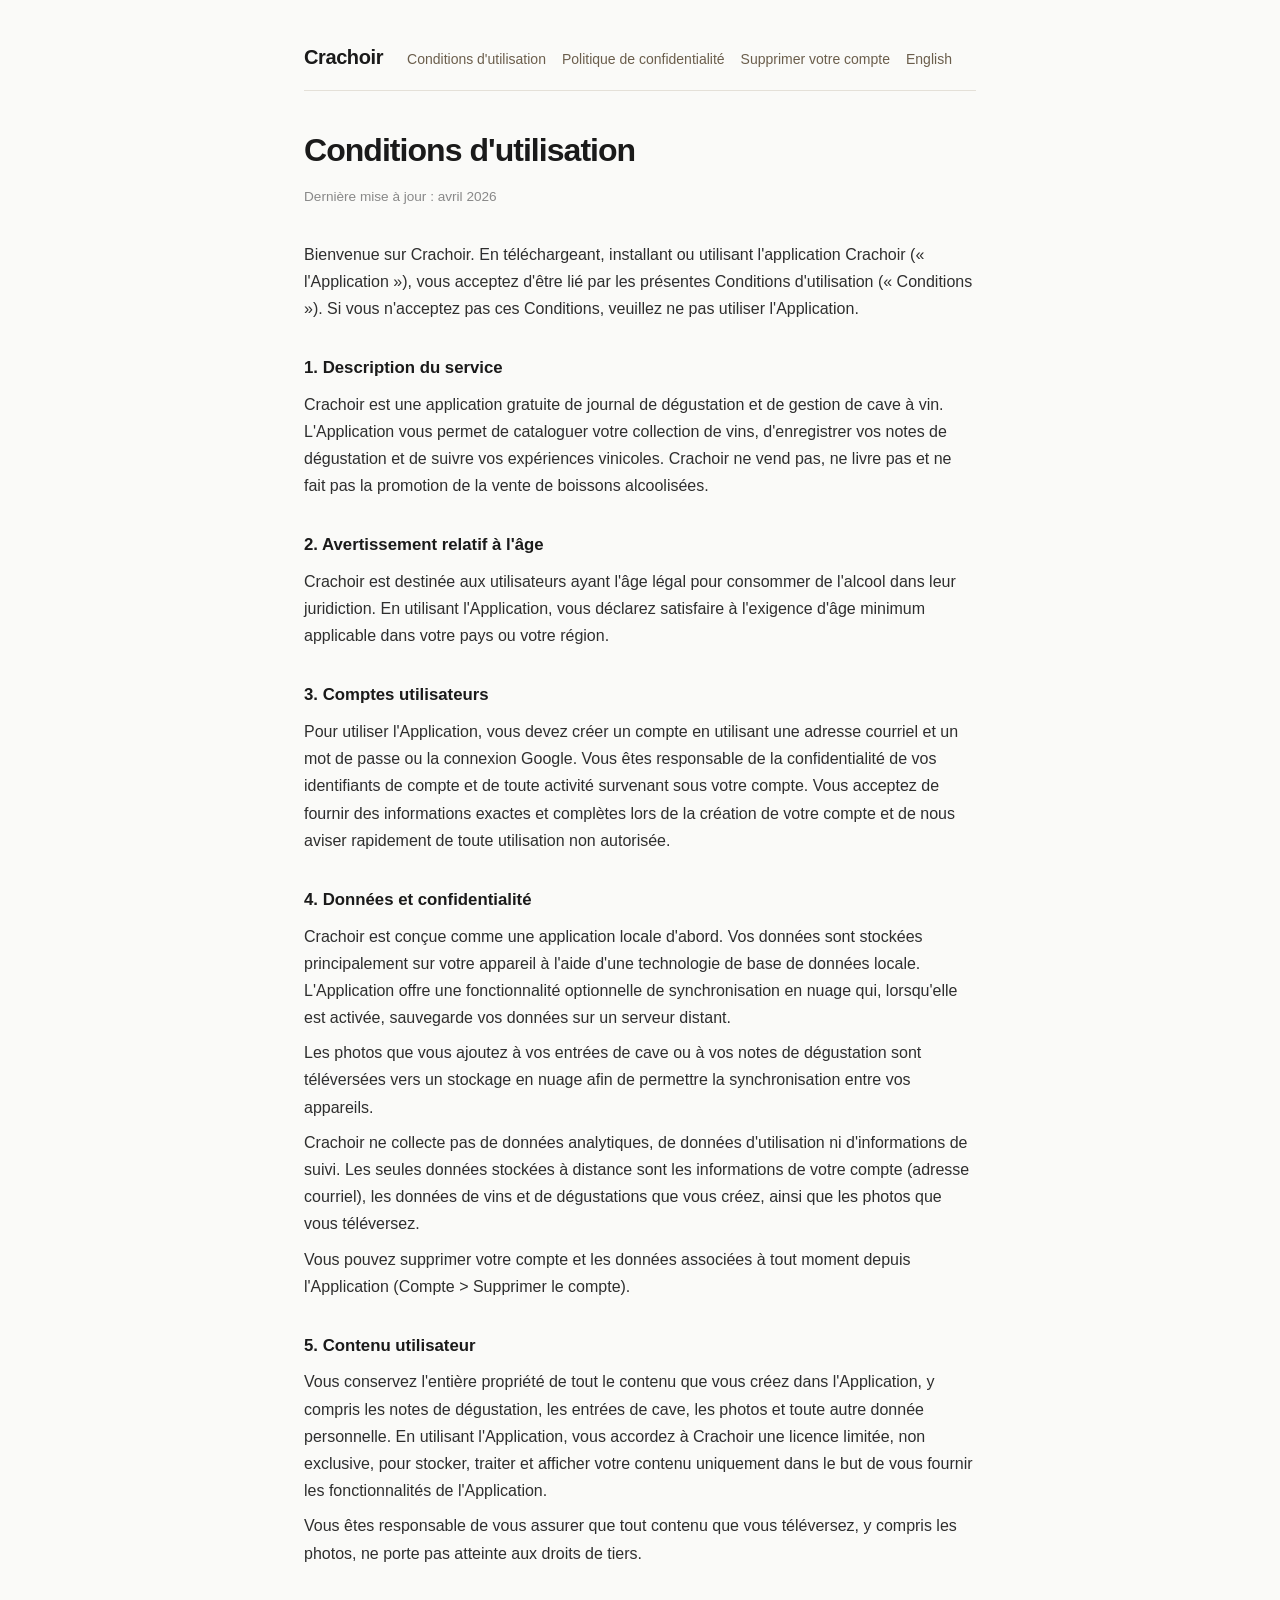
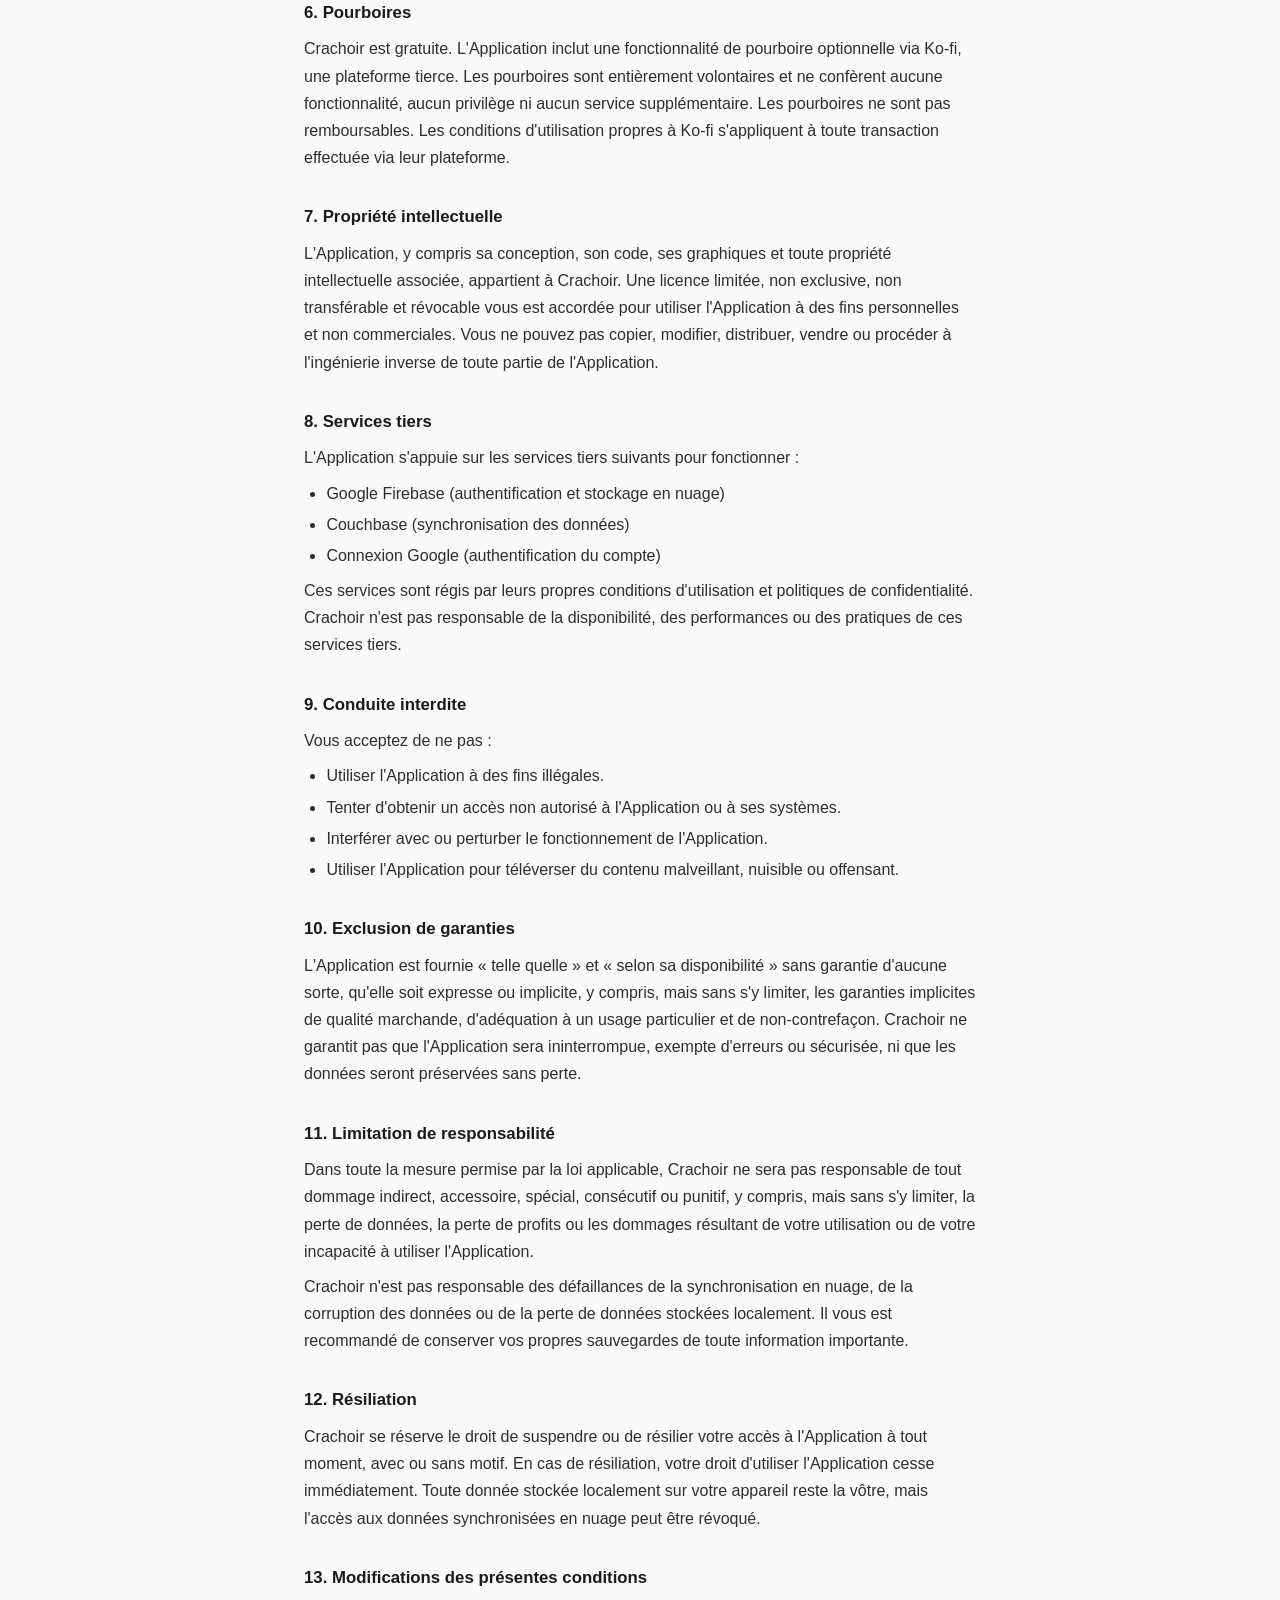
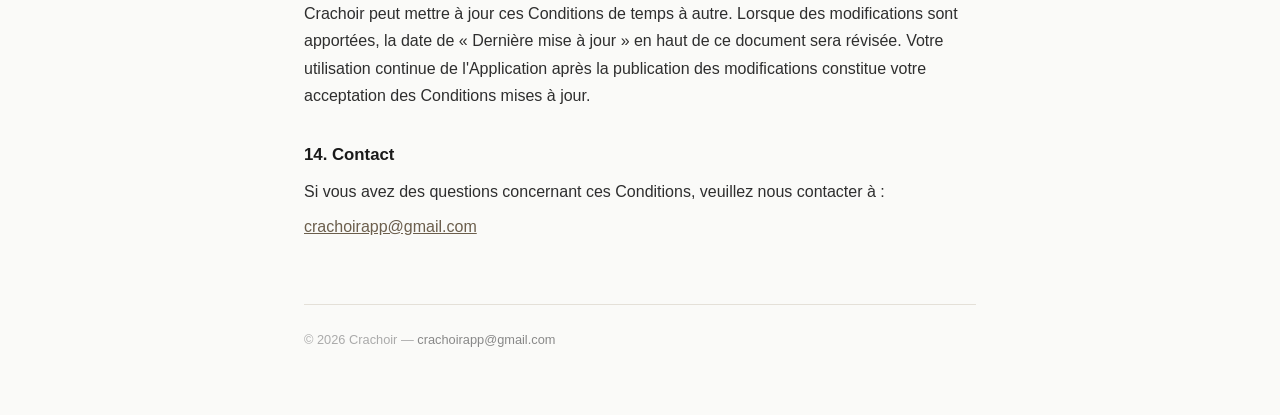
<file: fr/terms.html>
<!DOCTYPE html>
<html lang="fr">
<head>
  <meta charset="UTF-8" />
  <meta name="viewport" content="width=device-width, initial-scale=1.0" />
  <title>Conditions d'utilisation — Crachoir</title>
  <link rel="stylesheet" href="../styles.css" />
  <link rel="alternate" hreflang="en" href="../terms.html" />
  <link rel="alternate" hreflang="fr" href="../fr/terms.html" />
</head>
<body>
  <div class="container">
    <header>
      <a class="wordmark" href="index.html">Crachoir</a>
      <nav>
        <a href="terms.html">Conditions d'utilisation</a>
        <a href="privacy.html">Politique de confidentialité</a>
        <a href="delete-account.html">Supprimer votre compte</a>
        <a href="../terms.html" lang="en" hreflang="en">English</a>
      </nav>
    </header>

    <h1>Conditions d'utilisation</h1>
    <p class="meta">Dernière mise à jour : avril 2026</p>
    <p>
      Bienvenue sur Crachoir. En téléchargeant, installant ou utilisant l'application Crachoir (« l'Application »), vous acceptez d'être lié par les présentes Conditions d'utilisation (« Conditions »). Si vous n'acceptez pas ces Conditions, veuillez ne pas utiliser l'Application.
    </p>

    <h2>1. Description du service</h2>
    <p>
      Crachoir est une application gratuite de journal de dégustation et de gestion de cave à vin. L'Application vous permet de cataloguer votre collection de vins, d'enregistrer vos notes de dégustation et de suivre vos expériences vinicoles. Crachoir ne vend pas, ne livre pas et ne fait pas la promotion de la vente de boissons alcoolisées.
    </p>

    <h2>2. Avertissement relatif à l'âge</h2>
    <p>
      Crachoir est destinée aux utilisateurs ayant l'âge légal pour consommer de l'alcool dans leur juridiction. En utilisant l'Application, vous déclarez satisfaire à l'exigence d'âge minimum applicable dans votre pays ou votre région.
    </p>

    <h2>3. Comptes utilisateurs</h2>
    <p>
      Pour utiliser l'Application, vous devez créer un compte en utilisant une adresse courriel et un mot de passe ou la connexion Google. Vous êtes responsable de la confidentialité de vos identifiants de compte et de toute activité survenant sous votre compte. Vous acceptez de fournir des informations exactes et complètes lors de la création de votre compte et de nous aviser rapidement de toute utilisation non autorisée.
    </p>

    <h2>4. Données et confidentialité</h2>
    <p>
      Crachoir est conçue comme une application locale d'abord. Vos données sont stockées principalement sur votre appareil à l'aide d'une technologie de base de données locale. L'Application offre une fonctionnalité optionnelle de synchronisation en nuage qui, lorsqu'elle est activée, sauvegarde vos données sur un serveur distant.
    </p>
    <p>
      Les photos que vous ajoutez à vos entrées de cave ou à vos notes de dégustation sont téléversées vers un stockage en nuage afin de permettre la synchronisation entre vos appareils.
    </p>
    <p>
      Crachoir ne collecte pas de données analytiques, de données d'utilisation ni d'informations de suivi. Les seules données stockées à distance sont les informations de votre compte (adresse courriel), les données de vins et de dégustations que vous créez, ainsi que les photos que vous téléversez.
    </p>
    <p>
      Vous pouvez supprimer votre compte et les données associées à tout moment depuis l'Application (Compte &gt; Supprimer le compte).
    </p>

    <h2>5. Contenu utilisateur</h2>
    <p>
      Vous conservez l'entière propriété de tout le contenu que vous créez dans l'Application, y compris les notes de dégustation, les entrées de cave, les photos et toute autre donnée personnelle. En utilisant l'Application, vous accordez à Crachoir une licence limitée, non exclusive, pour stocker, traiter et afficher votre contenu uniquement dans le but de vous fournir les fonctionnalités de l'Application.
    </p>
    <p>
      Vous êtes responsable de vous assurer que tout contenu que vous téléversez, y compris les photos, ne porte pas atteinte aux droits de tiers.
    </p>

    <h2>6. Pourboires</h2>
    <p>
      Crachoir est gratuite. L'Application inclut une fonctionnalité de pourboire optionnelle via Ko-fi, une plateforme tierce. Les pourboires sont entièrement volontaires et ne confèrent aucune fonctionnalité, aucun privilège ni aucun service supplémentaire. Les pourboires ne sont pas remboursables. Les conditions d'utilisation propres à Ko-fi s'appliquent à toute transaction effectuée via leur plateforme.
    </p>

    <h2>7. Propriété intellectuelle</h2>
    <p>
      L'Application, y compris sa conception, son code, ses graphiques et toute propriété intellectuelle associée, appartient à Crachoir. Une licence limitée, non exclusive, non transférable et révocable vous est accordée pour utiliser l'Application à des fins personnelles et non commerciales. Vous ne pouvez pas copier, modifier, distribuer, vendre ou procéder à l'ingénierie inverse de toute partie de l'Application.
    </p>

    <h2>8. Services tiers</h2>
    <p>
      L'Application s'appuie sur les services tiers suivants pour fonctionner :
    </p>
    <ul>
      <li>Google Firebase (authentification et stockage en nuage)</li>
      <li>Couchbase (synchronisation des données)</li>
      <li>Connexion Google (authentification du compte)</li>
    </ul>
    <p>
      Ces services sont régis par leurs propres conditions d'utilisation et politiques de confidentialité. Crachoir n'est pas responsable de la disponibilité, des performances ou des pratiques de ces services tiers.
    </p>

    <h2>9. Conduite interdite</h2>
    <p>
      Vous acceptez de ne pas :
    </p>
    <ul>
      <li>Utiliser l'Application à des fins illégales.</li>
      <li>Tenter d'obtenir un accès non autorisé à l'Application ou à ses systèmes.</li>
      <li>Interférer avec ou perturber le fonctionnement de l'Application.</li>
      <li>Utiliser l'Application pour téléverser du contenu malveillant, nuisible ou offensant.</li>
    </ul>

    <h2>10. Exclusion de garanties</h2>
    <p>
      L'Application est fournie « telle quelle » et « selon sa disponibilité » sans garantie d'aucune sorte, qu'elle soit expresse ou implicite, y compris, mais sans s'y limiter, les garanties implicites de qualité marchande, d'adéquation à un usage particulier et de non-contrefaçon. Crachoir ne garantit pas que l'Application sera ininterrompue, exempte d'erreurs ou sécurisée, ni que les données seront préservées sans perte.
    </p>

    <h2>11. Limitation de responsabilité</h2>
    <p>
      Dans toute la mesure permise par la loi applicable, Crachoir ne sera pas responsable de tout dommage indirect, accessoire, spécial, consécutif ou punitif, y compris, mais sans s'y limiter, la perte de données, la perte de profits ou les dommages résultant de votre utilisation ou de votre incapacité à utiliser l'Application.
    </p>
    <p>
      Crachoir n'est pas responsable des défaillances de la synchronisation en nuage, de la corruption des données ou de la perte de données stockées localement. Il vous est recommandé de conserver vos propres sauvegardes de toute information importante.
    </p>

    <h2>12. Résiliation</h2>
    <p>
      Crachoir se réserve le droit de suspendre ou de résilier votre accès à l'Application à tout moment, avec ou sans motif. En cas de résiliation, votre droit d'utiliser l'Application cesse immédiatement. Toute donnée stockée localement sur votre appareil reste la vôtre, mais l'accès aux données synchronisées en nuage peut être révoqué.
    </p>

    <h2>13. Modifications des présentes conditions</h2>
    <p>
      Crachoir peut mettre à jour ces Conditions de temps à autre. Lorsque des modifications sont apportées, la date de « Dernière mise à jour » en haut de ce document sera révisée. Votre utilisation continue de l'Application après la publication des modifications constitue votre acceptation des Conditions mises à jour.
    </p>

    <h2>14. Contact</h2>
    <p>
      Si vous avez des questions concernant ces Conditions, veuillez nous contacter à :
    </p>
    <p>
      <a href="mailto:crachoirapp@gmail.com">crachoirapp@gmail.com</a>
    </p>

    <footer>
      &copy; 2026 Crachoir &mdash;
      <a href="mailto:crachoirapp@gmail.com">crachoirapp@gmail.com</a>
    </footer>
  </div>
</body>
</html>
</file>
<file: styles.css>
﻿*, *::before, *::after { box-sizing: border-box; }

body {
  margin: 0;
  font-family: -apple-system, BlinkMacSystemFont, "Segoe UI", Roboto, Helvetica, Arial, sans-serif;
  font-size: 1rem;
  line-height: 1.7;
  color: #1a1a1a;
  background: #fafaf8;
}

.container {
  max-width: 720px;
  margin: 0 auto;
  padding: 2.5rem 1.5rem 4rem;
}

header {
  border-bottom: 1px solid #e4e0d8;
  margin-bottom: 2.5rem;
  padding-bottom: 1rem;
  display: flex;
  align-items: baseline;
  gap: 1.5rem;
}

header .wordmark {
  font-size: 1.25rem;
  font-weight: 700;
  color: #1a1a1a;
  text-decoration: none;
  letter-spacing: -0.02em;
}

header nav {
  display: flex;
  gap: 1rem;
}

header nav a {
  font-size: 0.875rem;
  color: #6b5e4c;
  text-decoration: none;
}

header nav a:hover {
  color: #1a1a1a;
  text-decoration: underline;
}

h1 {
  font-size: 2rem;
  font-weight: 700;
  letter-spacing: -0.03em;
  line-height: 1.2;
  margin: 0 0 1rem;
  color: #1a1a1a;
}

h2 {
  font-size: 1.05rem;
  font-weight: 600;
  margin: 2rem 0 0.4rem;
  color: #1a1a1a;
}

p {
  margin: 0.5rem 0 0;
  color: #2e2e2e;
}

ul {
  margin: 0.5rem 0 0;
  padding-left: 1.4rem;
  color: #2e2e2e;
}

ul li {
  margin-bottom: 0.25rem;
}

.meta {
  font-size: 0.85rem;
  color: #888;
  margin: 0 0 2rem;
}

.lead {
  font-size: 1.15rem;
  line-height: 1.6;
  color: #2e2e2e;
}

.links {
  display: flex;
  gap: 1rem;
  margin-top: 2.5rem;
  flex-wrap: wrap;
}

.links a {
  display: inline-block;
  padding: 0.6rem 1.2rem;
  border: 1.5px solid #6b5e4c;
  border-radius: 6px;
  color: #6b5e4c;
  text-decoration: none;
  font-size: 0.9rem;
  font-weight: 500;
  transition: background 0.15s, color 0.15s;
}

.links a:hover {
  background: #6b5e4c;
  color: #fff;
}

.tip {
  margin-top: 2.5rem;
  padding: 1.5rem;
  border: 1.5px solid #6b5e4c;
  border-radius: 8px;
}

.tip h2 {
  margin-top: 0;
}

.tip-button {
  display: inline-block;
  padding: 0.7rem 1.4rem;
  border-radius: 6px;
  background: #6b5e4c;
  color: #fff;
  text-decoration: none;
  font-weight: 600;
}

.tip-button:hover {
  background: #4f4538;
}

footer {
  margin-top: 4rem;
  padding-top: 1.5rem;
  border-top: 1px solid #e4e0d8;
  font-size: 0.8rem;
  color: #aaa;
}

footer a {
  color: #888;
  text-decoration: none;
}

footer a:hover {
  text-decoration: underline;
}

a {
  color: #6b5e4c;
}
</file>
